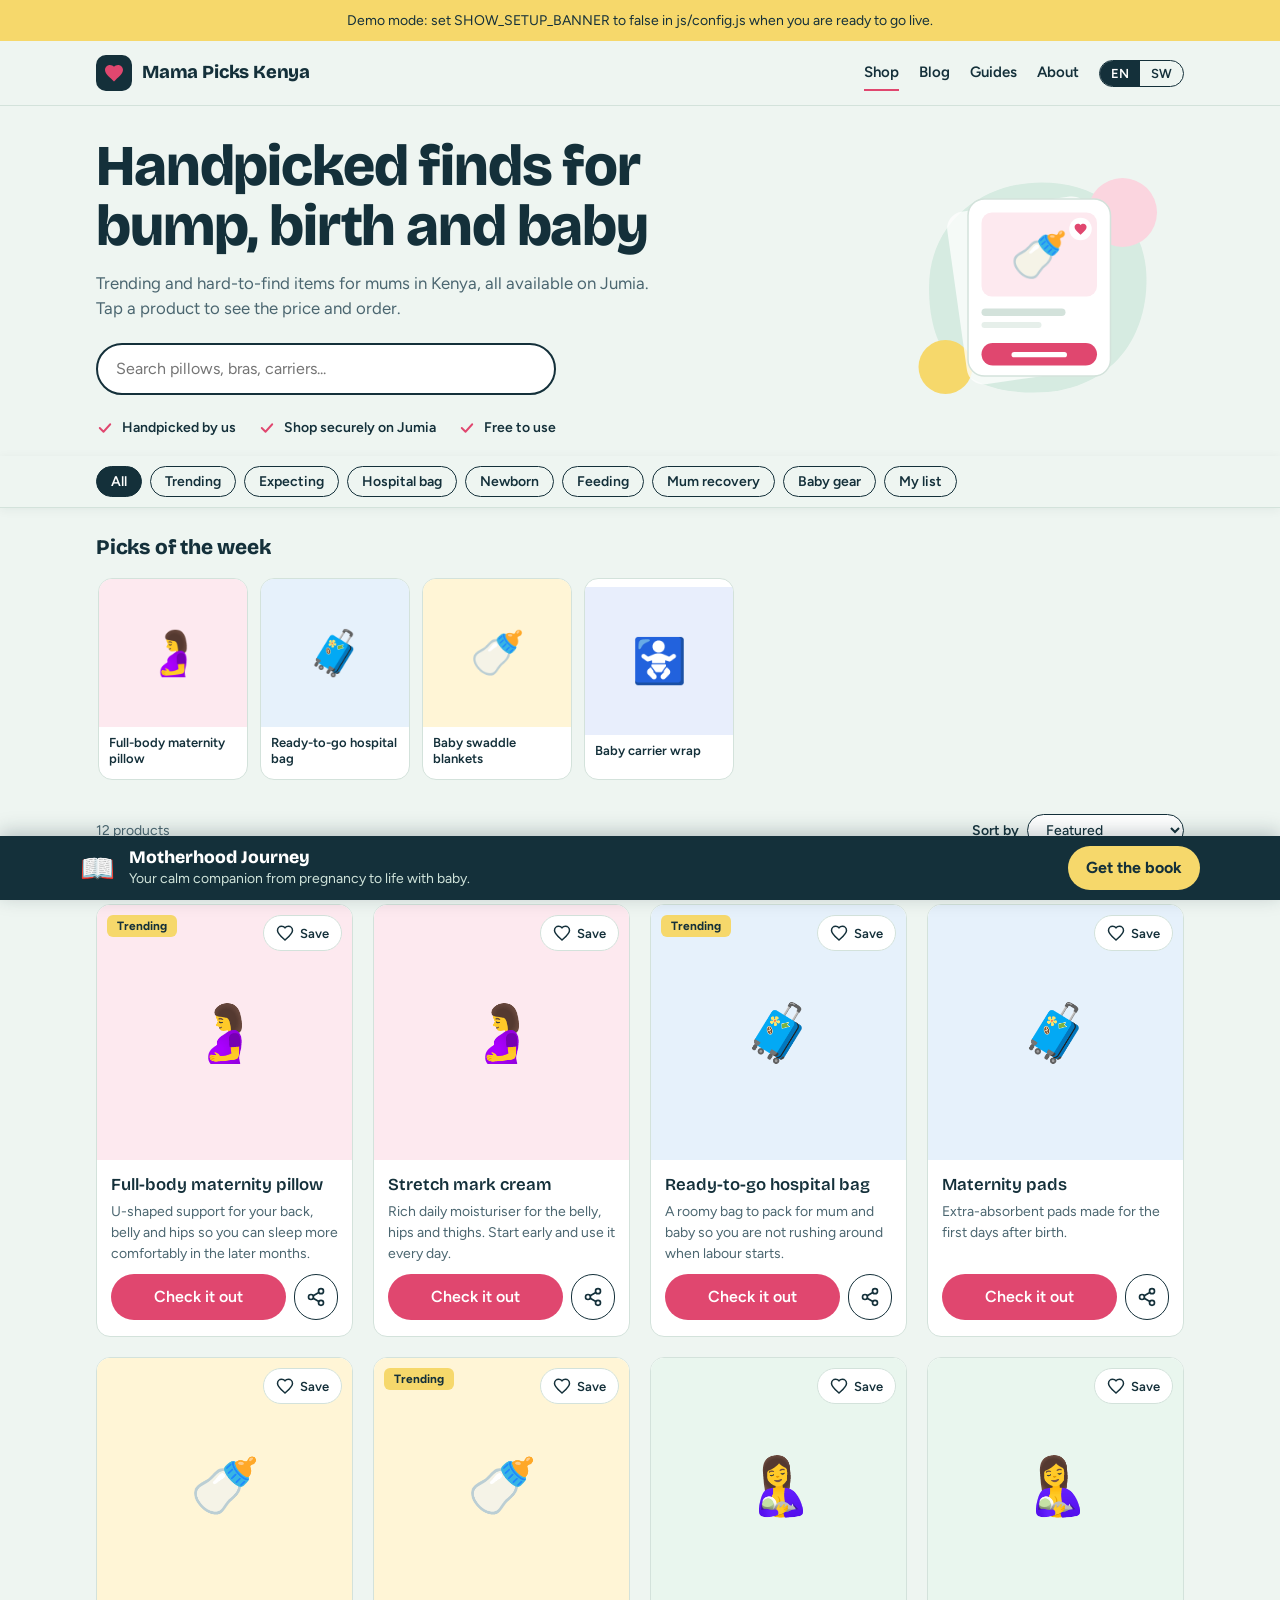
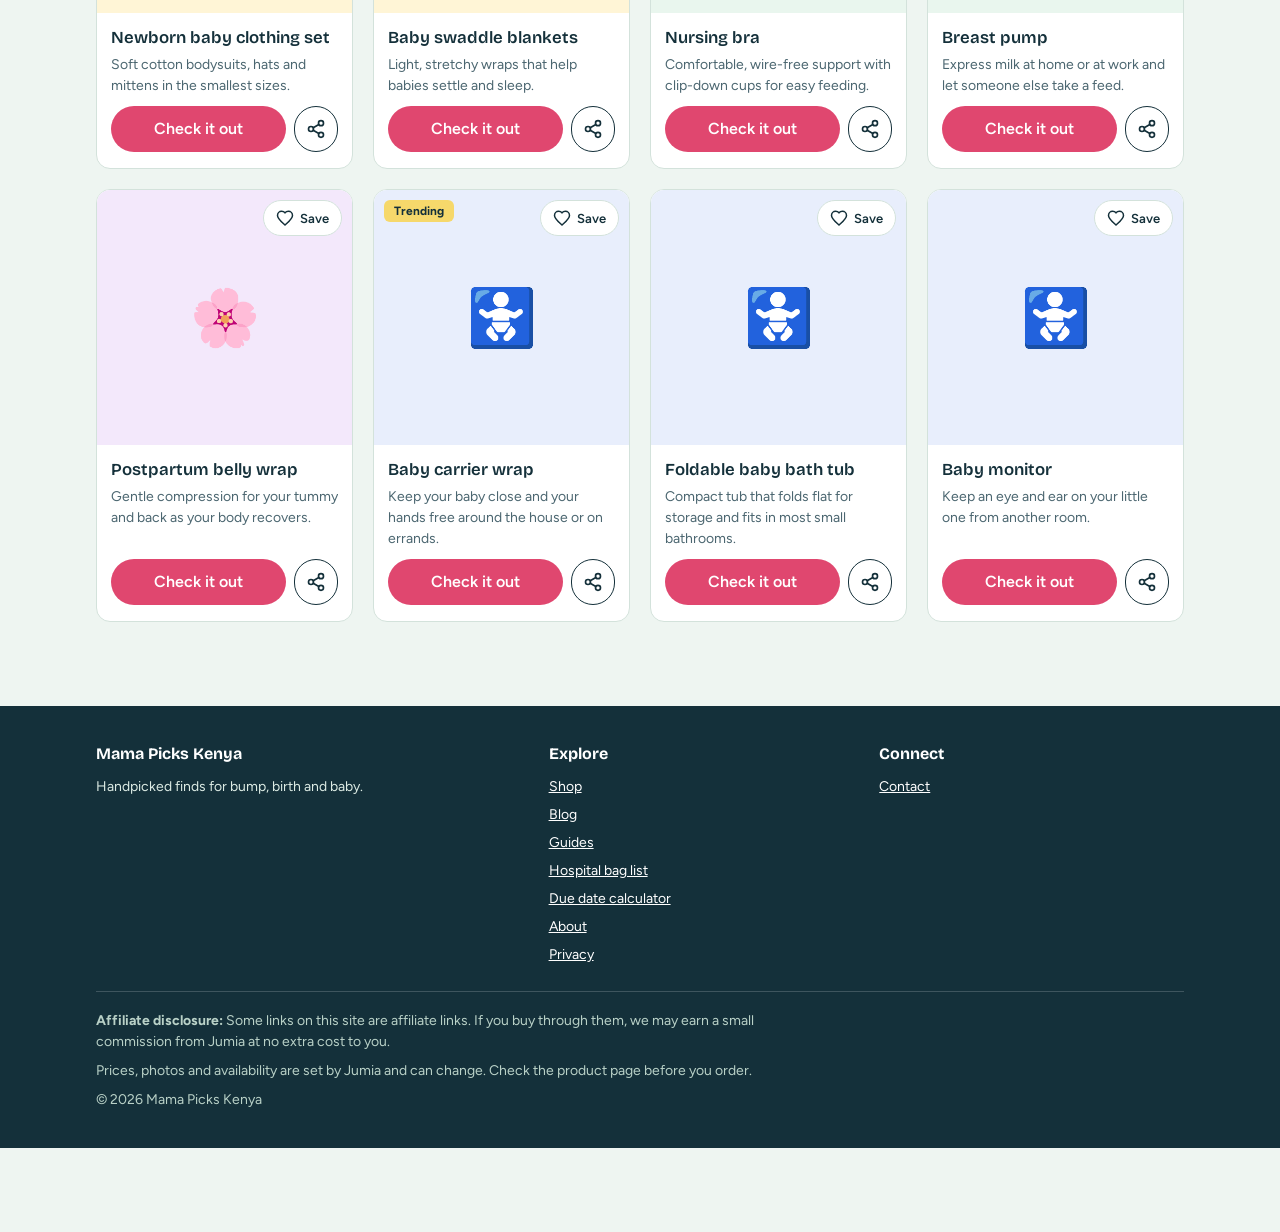
<file: index.html>
<!DOCTYPE html>
<html lang="en">
<head>
<meta charset="utf-8">
<meta name="viewport" content="width=device-width, initial-scale=1">
<title>Mama Picks Kenya | Pregnancy and baby finds from Jumia</title>
<meta name="description" content="Handpicked pregnancy, newborn and mum-care products from Jumia Kenya, with photos, short descriptions and direct links. Plus free guides, a hospital bag checklist and a due date calculator.">
<meta name="theme-color" content="#14303a">
<link rel="icon" href="favicon.svg" type="image/svg+xml">
<link rel="apple-touch-icon" href="images/apple-touch-icon.png">
<meta property="og:type" content="website">
<meta property="og:site_name" content="Mama Picks Kenya">
<meta property="og:title" content="Mama Picks Kenya | Pregnancy and baby finds from Jumia">
<meta property="og:description" content="Handpicked finds for bump, birth and baby, plus free guides and tools for mums in Kenya.">
<meta property="og:image" content="https://murumbaron.github.io/mamaspick/images/og-image.png">
<meta property="og:image:width" content="1200">
<meta property="og:image:height" content="630">
<meta name="twitter:card" content="summary_large_image">
<link rel="preconnect" href="https://fonts.googleapis.com">
<link rel="preconnect" href="https://fonts.gstatic.com" crossorigin>
<link href="https://fonts.googleapis.com/css2?family=Bricolage+Grotesque:opsz,wght@12..96,600;12..96,800&family=Figtree:wght@400;500;600&display=swap" rel="stylesheet">
<link rel="stylesheet" href="css/styles.css">
</head>
<body data-page="home">

<div id="site-header"></div>

<header class="hero">
  <div class="wrap hero-grid">
    <div>
      <h1 data-t>Handpicked finds for bump, birth and baby</h1>
      <p class="lede" data-t>Trending and hard-to-find items for mums in Kenya, all available on Jumia. Tap a product to see the price and order.</p>
      <label class="search">
        <span class="sr-only">Search products</span>
        <input type="search" id="q" data-t-placeholder="Search pillows, bras, carriers..." placeholder="Search pillows, bras, carriers..." autocomplete="off">
      </label>
      <ul class="trust">
        <li><svg viewBox="0 0 24 24" fill="none" stroke="currentColor" stroke-width="2.5" stroke-linecap="round" stroke-linejoin="round" aria-hidden="true"><path d="M5 12l5 5 9-10"/></svg><span data-t>Handpicked by us</span></li>
        <li><svg viewBox="0 0 24 24" fill="none" stroke="currentColor" stroke-width="2.5" stroke-linecap="round" stroke-linejoin="round" aria-hidden="true"><path d="M5 12l5 5 9-10"/></svg><span data-t>Shop securely on Jumia</span></li>
        <li><svg viewBox="0 0 24 24" fill="none" stroke="currentColor" stroke-width="2.5" stroke-linecap="round" stroke-linejoin="round" aria-hidden="true"><path d="M5 12l5 5 9-10"/></svg><span data-t>Free to use</span></li>
      </ul>
    </div>

    <div class="hero-art" aria-hidden="true">
      <svg viewBox="0 0 400 340" xmlns="http://www.w3.org/2000/svg">
        <path d="M60 170c0-86 70-140 150-140s140 50 140 130-50 150-150 150S60 256 60 170z" fill="#d6ebe1"/>
        <circle cx="318" cy="70" r="46" fill="#fbd5df"/>
        <circle cx="82" cy="276" r="36" fill="#f6d86b"/>
        <g transform="rotate(-8 190 170)"><rect x="96" y="58" width="190" height="232" rx="22" fill="#ffffff" opacity="0.75"/></g>
        <rect x="112" y="52" width="190" height="236" rx="22" fill="#ffffff" stroke="#d3e2db" stroke-width="2"/>
        <rect x="130" y="70" width="154" height="112" rx="14" fill="#fde9ef"/>
        <text x="207" y="148" font-size="62" text-anchor="middle">🍼</text>
        <circle cx="262" cy="92" r="15" fill="#ffffff"/>
        <path transform="translate(252.5 82.5) scale(.8)" fill="#e0476f" d="M12 21.35l-1.45-1.32C5.4 15.36 2 12.28 2 8.5 2 5.42 4.42 3 7.5 3c1.74 0 3.41.81 4.5 2.09C13.09 3.81 14.76 3 16.5 3 19.58 3 22 5.42 22 8.5c0 3.78-3.4 6.86-8.55 11.54L12 21.35z"/>
        <rect x="130" y="198" width="112" height="10" rx="5" fill="#d3e2db"/>
        <rect x="130" y="216" width="80" height="8" rx="4" fill="#e6efea"/>
        <rect x="130" y="244" width="154" height="30" rx="15" fill="#e0476f"/>
        <rect x="170" y="256" width="74" height="7" rx="3.5" fill="#ffffff"/>
      </svg>
    </div>
  </div>
</header>

<div class="categories-bar">
  <div class="categories" id="categories" role="group" aria-label="Filter by category"></div>
</div>

<main>
  <div class="wrap">
    <section class="picks" id="picks" hidden aria-labelledby="picksTitle">
      <h2 id="picksTitle" data-t>Picks of the week</h2>
      <div class="strip" id="strip"></div>
    </section>

    <div class="notice" id="notice" hidden></div>

    <div class="toolbar">
      <p class="count" id="count" aria-live="polite"></p>
      <label class="sort"><span data-t>Sort by</span>
        <select id="sort">
          <option value="featured">Featured</option>
          <option value="newest">Newest</option>
          <option value="price-asc">Price: low to high</option>
          <option value="price-desc">Price: high to low</option>
        </select>
      </label>
    </div>
    <div class="budgets" id="budgets" role="group" aria-label="Filter by price"></div>

    <div class="grid" id="grid"></div>
    <div class="empty" id="empty" hidden></div>

    <section class="latest" id="latestPosts" hidden aria-labelledby="latestTitle">
      <div class="latest-head">
        <h2 id="latestTitle" data-t>From the blog</h2>
        <a href="blog.html" data-t>See all posts</a>
      </div>
      <div class="post-grid" id="latestGrid"></div>
    </section>
  </div>
</main>

<div id="site-footer"></div>

<aside class="ad-rail left" id="adLeft" aria-label="Advertisement"></aside>
<aside class="ad-rail right" id="adRight" aria-label="Advertisement"></aside>

<script src="js/config.js"></script>
<script src="js/products.js"></script>
<script src="js/features.js"></script>
<script src="js/shared.js"></script>
<script src="js/app.js"></script>
</body>
</html>
</file>
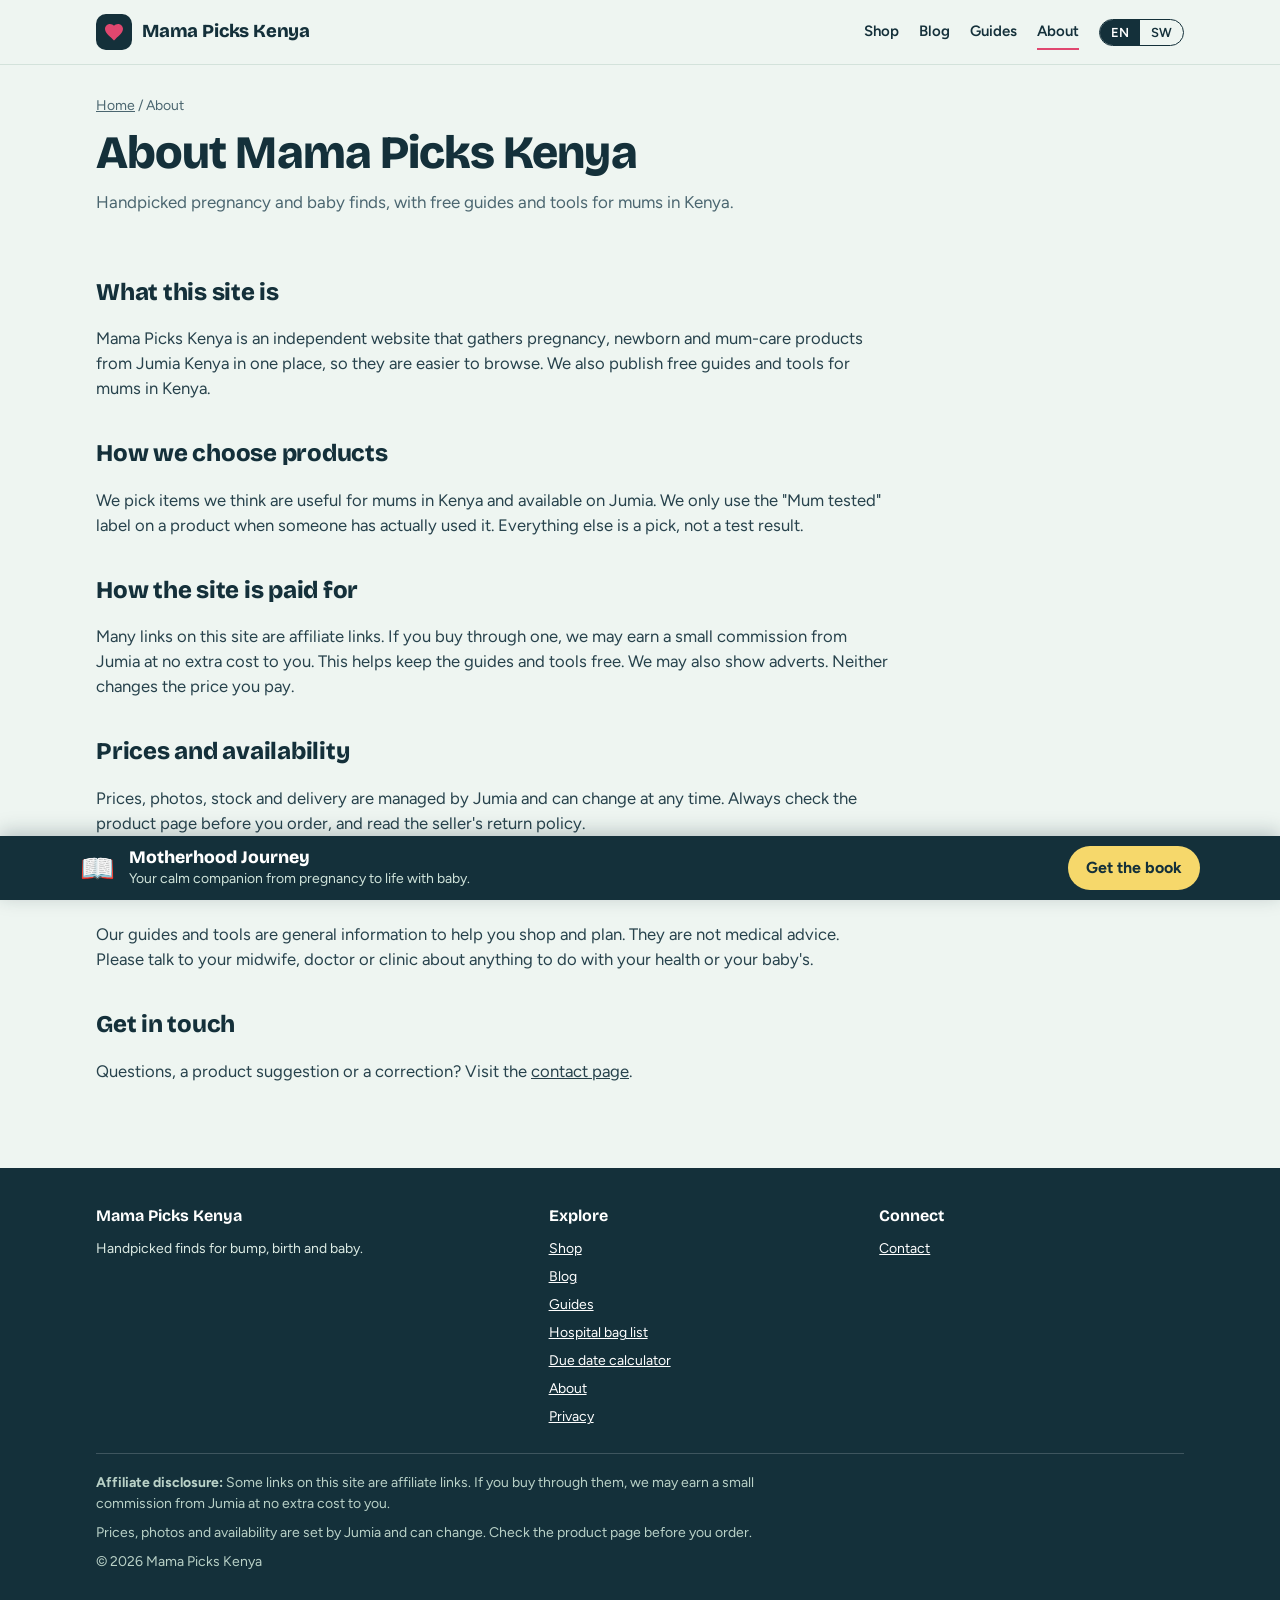
<file: about.html>
<!DOCTYPE html>
<html lang="en">
<head>
<meta charset="utf-8">
<meta name="viewport" content="width=device-width, initial-scale=1">
<title>About | Mama Picks Kenya</title>
<meta name="description" content="About Mama Picks Kenya: an independent site gathering pregnancy, newborn and mum-care products from Jumia Kenya in one place.">
<meta name="theme-color" content="#14303a">
<link rel="icon" href="favicon.svg" type="image/svg+xml">
<link rel="apple-touch-icon" href="images/apple-touch-icon.png">
<meta property="og:type" content="article">
<meta property="og:site_name" content="Mama Picks Kenya">
<meta property="og:title" content="About">
<meta property="og:description" content="About Mama Picks Kenya: an independent site gathering pregnancy, newborn and mum-care products from Jumia Kenya in one place.">
<meta property="og:image" content="https://murumbaron.github.io/mamaspick/images/og-image.png">
<meta property="og:image:width" content="1200">
<meta property="og:image:height" content="630">
<meta name="twitter:card" content="summary_large_image">
<link rel="preconnect" href="https://fonts.googleapis.com">
<link rel="preconnect" href="https://fonts.gstatic.com" crossorigin>
<link href="https://fonts.googleapis.com/css2?family=Bricolage+Grotesque:opsz,wght@12..96,600;12..96,800&family=Figtree:wght@400;500;600&display=swap" rel="stylesheet">
<link rel="stylesheet" href="css/styles.css">
</head>
<body data-page="about">

<div id="site-header"></div>

<header class="page-hero">
  <div class="wrap">
    <p class="crumbs"><a href="index.html">Home</a> / About</p>
    <h1>About Mama Picks Kenya</h1>
    <p class="lede">Handpicked pregnancy and baby finds, with free guides and tools for mums in Kenya.</p>
  </div>
</header>

<main class="page-body">
  <div class="wrap">
    <article class="prose">
      <h2>What this site is</h2>
      <p>Mama Picks Kenya is an independent website that gathers pregnancy, newborn and mum-care products from Jumia Kenya in one place, so they are easier to browse. We also publish free guides and tools for mums in Kenya.</p>

      <h2>How we choose products</h2>
      <p>We pick items we think are useful for mums in Kenya and available on Jumia. We only use the "Mum tested" label on a product when someone has actually used it. Everything else is a pick, not a test result.</p>

      <h2>How the site is paid for</h2>
      <p>Many links on this site are affiliate links. If you buy through one, we may earn a small commission from Jumia at no extra cost to you. This helps keep the guides and tools free. We may also show adverts. Neither changes the price you pay.</p>

      <h2>Prices and availability</h2>
      <p>Prices, photos, stock and delivery are managed by Jumia and can change at any time. Always check the product page before you order, and read the seller's return policy.</p>

      <h2>Health information</h2>
      <p>Our guides and tools are general information to help you shop and plan. They are not medical advice. Please talk to your midwife, doctor or clinic about anything to do with your health or your baby's.</p>

      <h2>Get in touch</h2>
      <p>Questions, a product suggestion or a correction? Visit the <a href="contact.html">contact page</a>.</p>
    </article>
  </div>
</main>

<div id="site-footer"></div>

<script src="js/config.js"></script>
<script src="js/features.js"></script>
<script src="js/shared.js"></script>
</body>
</html>
</file>
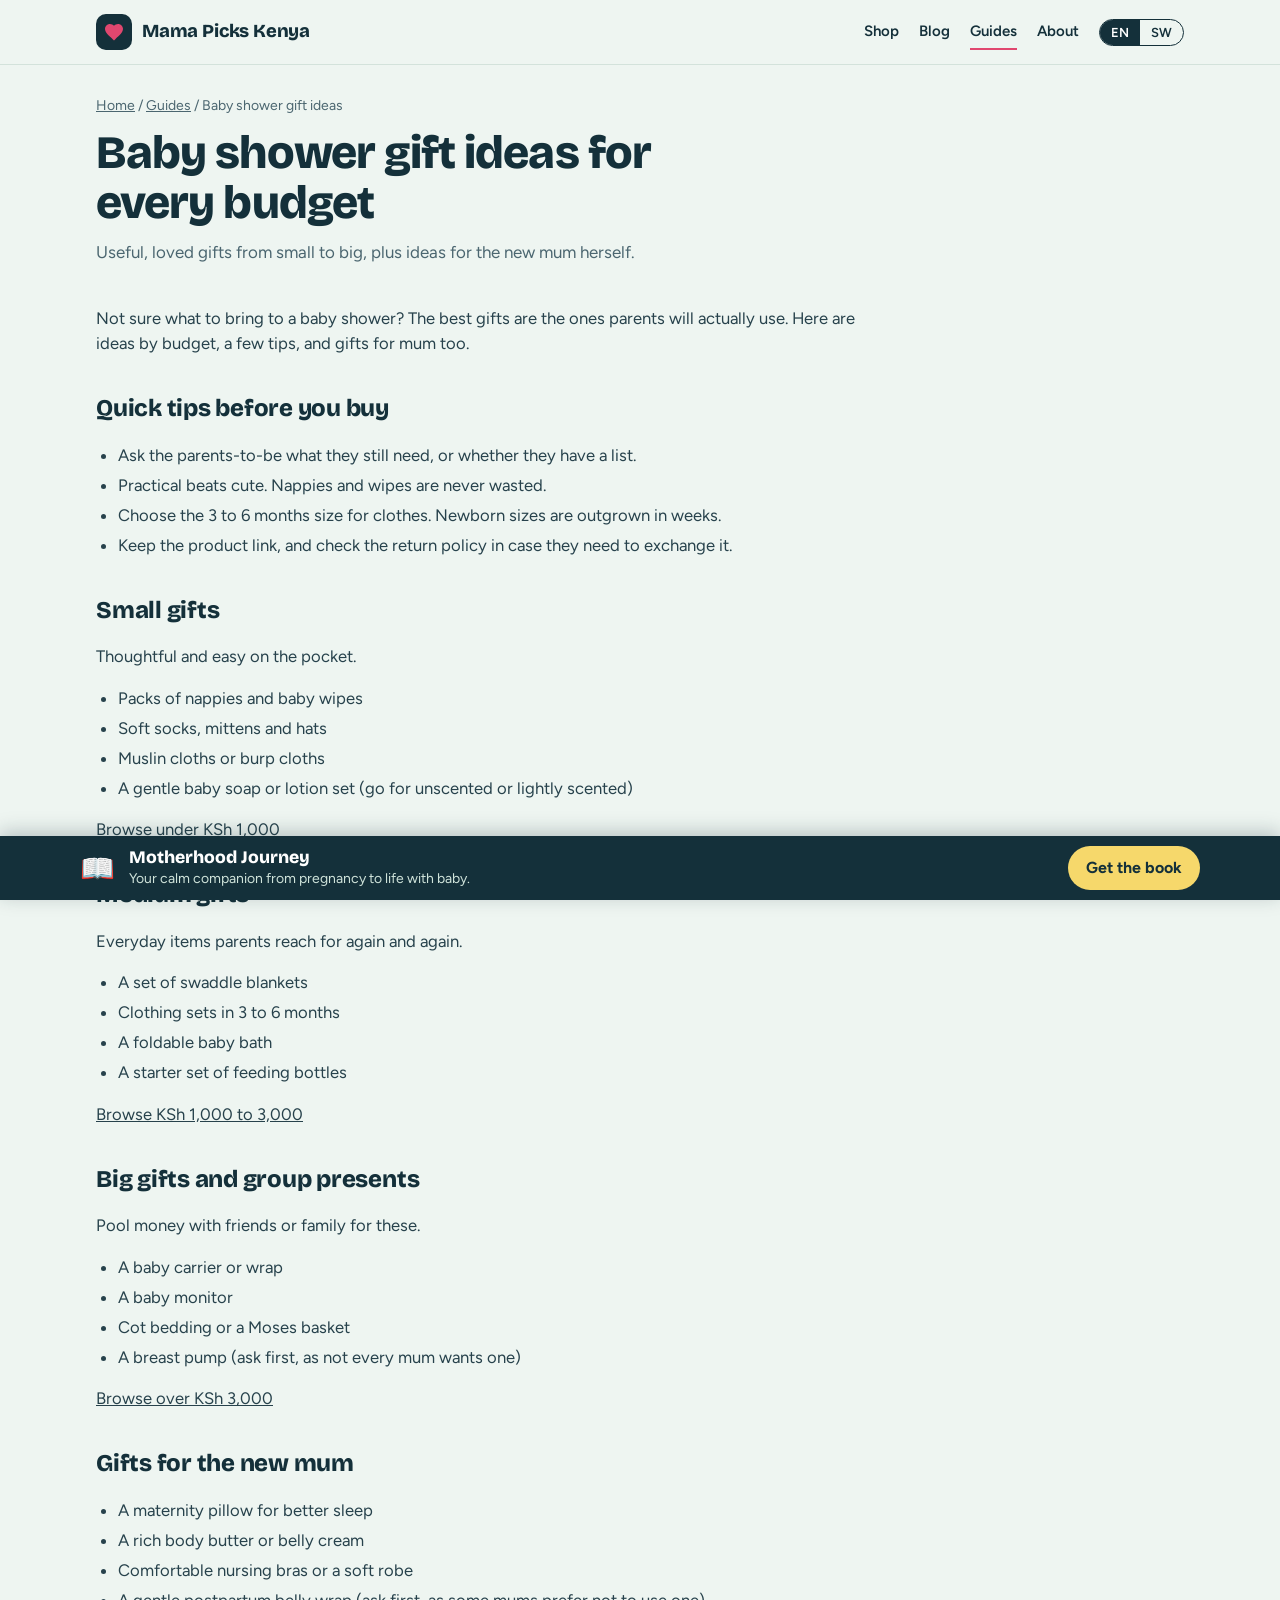
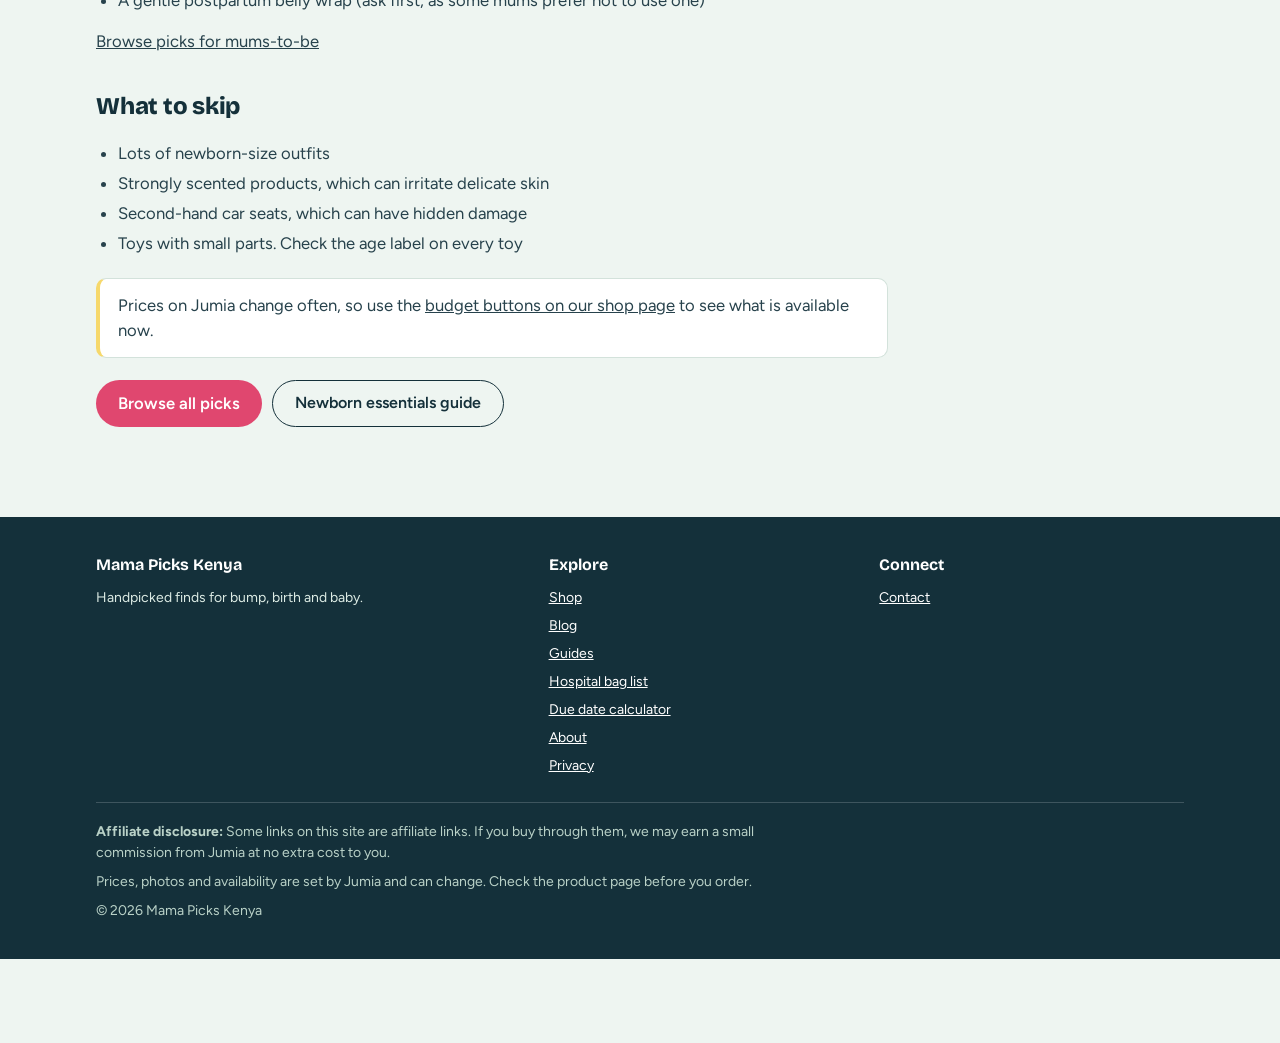
<file: baby-shower-gift-guide.html>
<!DOCTYPE html>
<html lang="en">
<head>
<meta charset="utf-8">
<meta name="viewport" content="width=device-width, initial-scale=1">
<title>Baby shower gift ideas for every budget | Mama Picks Kenya</title>
<meta name="description" content="Baby shower gift ideas for every budget in Kenya, from small useful gifts to group presents, plus ideas for the new mum.">
<meta name="theme-color" content="#14303a">
<link rel="icon" href="favicon.svg" type="image/svg+xml">
<link rel="apple-touch-icon" href="images/apple-touch-icon.png">
<meta property="og:type" content="article">
<meta property="og:site_name" content="Mama Picks Kenya">
<meta property="og:title" content="Baby shower gift ideas for every budget">
<meta property="og:description" content="Baby shower gift ideas for every budget in Kenya, from small useful gifts to group presents, plus ideas for the new mum.">
<meta property="og:image" content="https://murumbaron.github.io/mamaspick/images/og-image.png">
<meta property="og:image:width" content="1200">
<meta property="og:image:height" content="630">
<meta name="twitter:card" content="summary_large_image">
<link rel="preconnect" href="https://fonts.googleapis.com">
<link rel="preconnect" href="https://fonts.gstatic.com" crossorigin>
<link href="https://fonts.googleapis.com/css2?family=Bricolage+Grotesque:opsz,wght@12..96,600;12..96,800&family=Figtree:wght@400;500;600&display=swap" rel="stylesheet">
<link rel="stylesheet" href="css/styles.css">
<script type="application/ld+json">
{
  "@context": "https://schema.org",
  "@type": "Article",
  "headline": "Baby shower gift ideas for every budget",
  "description": "Baby shower gift ideas for every budget in Kenya.",
  "image": "https://murumbaron.github.io/mamaspick/images/og-image.png",
  "dateModified": "2026-10-03",
  "datePublished": "2026-10-03",
  "author": {
    "@type": "Organization",
    "name": "Mama Picks Kenya"
  },
  "publisher": {
    "@type": "Organization",
    "name": "Mama Picks Kenya"
  },
  "mainEntityOfPage": "https://murumbaron.github.io/mamaspick/baby-shower-gift-guide.html"
}
</script>
</head>
<body data-page="baby-shower-gift-guide">

<div id="site-header"></div>

<header class="page-hero">
  <div class="wrap">
    <p class="crumbs"><a href="index.html">Home</a> / <a href="guides.html">Guides</a> / Baby shower gift ideas</p>
    <h1>Baby shower gift ideas for every budget</h1>
    <p class="lede">Useful, loved gifts from small to big, plus ideas for the new mum herself.</p>
  </div>
</header>

<main class="page-body">
  <div class="wrap">
    <article class="prose">
      <p>Not sure what to bring to a baby shower? The best gifts are the ones parents will actually use. Here are ideas by budget, a few tips, and gifts for mum too.</p>

      <h2>Quick tips before you buy</h2>
      <ul>
        <li>Ask the parents-to-be what they still need, or whether they have a list.</li>
        <li>Practical beats cute. Nappies and wipes are never wasted.</li>
        <li>Choose the 3 to 6 months size for clothes. Newborn sizes are outgrown in weeks.</li>
        <li>Keep the product link, and check the return policy in case they need to exchange it.</li>
      </ul>

      <h2>Small gifts</h2>
      <p>Thoughtful and easy on the pocket.</p>
      <ul>
        <li>Packs of nappies and baby wipes</li>
        <li>Soft socks, mittens and hats</li>
        <li>Muslin cloths or burp cloths</li>
        <li>A gentle baby soap or lotion set (go for unscented or lightly scented)</li>
      </ul>
      <p><a href="index.html?budget=0">Browse under KSh 1,000</a></p>

      <h2>Medium gifts</h2>
      <p>Everyday items parents reach for again and again.</p>
      <ul>
        <li>A set of swaddle blankets</li>
        <li>Clothing sets in 3 to 6 months</li>
        <li>A foldable baby bath</li>
        <li>A starter set of feeding bottles</li>
      </ul>
      <p><a href="index.html?budget=1">Browse KSh 1,000 to 3,000</a></p>

      <h2>Big gifts and group presents</h2>
      <p>Pool money with friends or family for these.</p>
      <ul>
        <li>A baby carrier or wrap</li>
        <li>A baby monitor</li>
        <li>Cot bedding or a Moses basket</li>
        <li>A breast pump (ask first, as not every mum wants one)</li>
      </ul>
      <p><a href="index.html?budget=2">Browse over KSh 3,000</a></p>

      <h2>Gifts for the new mum</h2>
      <ul>
        <li>A maternity pillow for better sleep</li>
        <li>A rich body butter or belly cream</li>
        <li>Comfortable nursing bras or a soft robe</li>
        <li>A gentle postpartum belly wrap (ask first, as some mums prefer not to use one)</li>
      </ul>
      <p><a href="index.html?cat=expecting">Browse picks for mums-to-be</a></p>

      <h2>What to skip</h2>
      <ul>
        <li>Lots of newborn-size outfits</li>
        <li>Strongly scented products, which can irritate delicate skin</li>
        <li>Second-hand car seats, which can have hidden damage</li>
        <li>Toys with small parts. Check the age label on every toy</li>
      </ul>

      <div class="callout"><p>Prices on Jumia change often, so use the <a href="index.html">budget buttons on our shop page</a> to see what is available now.</p></div>
      <div class="cta-row"><a class="btn-solid" href="index.html">Browse all picks</a><a class="btn-outline" href="newborn-essentials-guide.html">Newborn essentials guide</a></div>
    </article>
  </div>
</main>

<div id="site-footer"></div>

<script src="js/config.js"></script>
<script src="js/features.js"></script>
<script src="js/shared.js"></script>
</body>
</html>
</file>
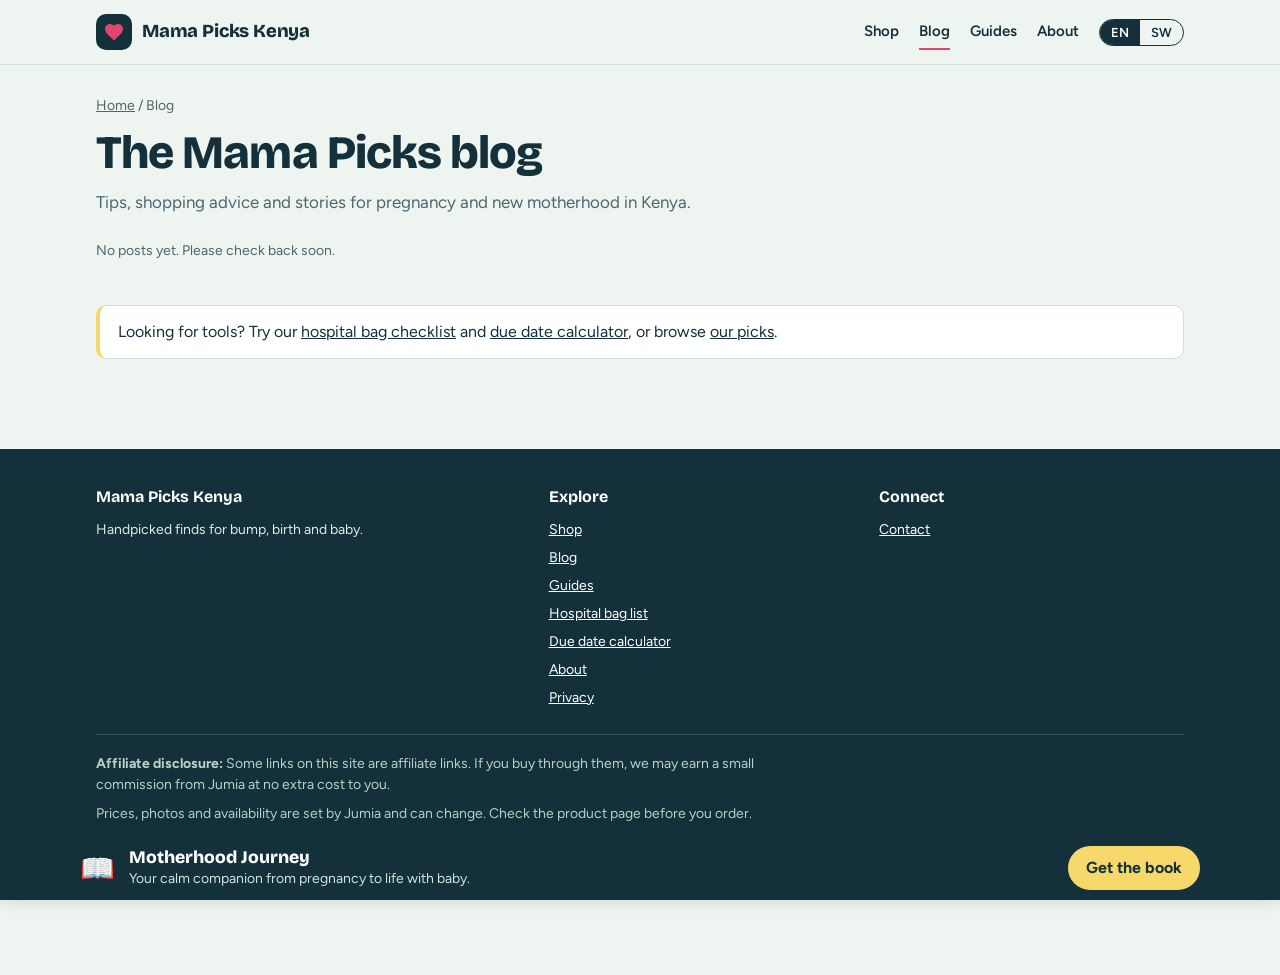
<file: blog.html>
<!DOCTYPE html>
<html lang="en">
<head>
<meta charset="utf-8">
<meta name="viewport" content="width=device-width, initial-scale=1">
<title>Blog | Mama Picks Kenya</title>
<meta name="description" content="Tips, shopping advice and stories for pregnancy and new motherhood in Kenya.">
<meta name="theme-color" content="#14303a">
<link rel="icon" href="favicon.svg" type="image/svg+xml">
<link rel="apple-touch-icon" href="images/apple-touch-icon.png">
<meta property="og:type" content="article">
<meta property="og:site_name" content="Mama Picks Kenya">
<meta property="og:title" content="Blog">
<meta property="og:description" content="Tips, shopping advice and stories for pregnancy and new motherhood in Kenya.">
<meta property="og:image" content="https://murumbaron.github.io/mamaspick/images/og-image.png">
<meta property="og:image:width" content="1200">
<meta property="og:image:height" content="630">
<meta name="twitter:card" content="summary_large_image">
<link rel="preconnect" href="https://fonts.googleapis.com">
<link rel="preconnect" href="https://fonts.gstatic.com" crossorigin>
<link href="https://fonts.googleapis.com/css2?family=Bricolage+Grotesque:opsz,wght@12..96,600;12..96,800&family=Figtree:wght@400;500;600&display=swap" rel="stylesheet">
<link rel="stylesheet" href="css/styles.css">
</head>
<body data-page="blog">

<div id="site-header"></div>

<header class="page-hero">
  <div class="wrap">
    <p class="crumbs"><a href="index.html">Home</a> / Blog</p>
    <h1>The Mama Picks blog</h1>
    <p class="lede">Tips, shopping advice and stories for pregnancy and new motherhood in Kenya.</p>
  </div>
</header>

<main class="page-body">
  <div class="wrap">
    <div class="blog-bar" id="blogCats" role="group" aria-label="Filter posts by category"></div>
    <p class="blog-status" id="blogStatus" aria-live="polite"></p>
    <div class="post-grid" id="blogGrid"></div>
    <button type="button" class="btn-outline load-more" id="blogMore" hidden>Load more</button>
    <div class="callout" style="margin-top:30px"><p>Looking for tools? Try our <a href="hospital-bag-checklist.html">hospital bag checklist</a> and <a href="due-date-calculator.html">due date calculator</a>, or browse <a href="index.html">our picks</a>.</p></div>
  </div>
</main>

<div id="site-footer"></div>

<script src="js/config.js"></script>
<script src="js/features.js"></script>
<script src="js/shared.js"></script>
<script src="js/blog.js"></script>
</body>
</html>
</file>
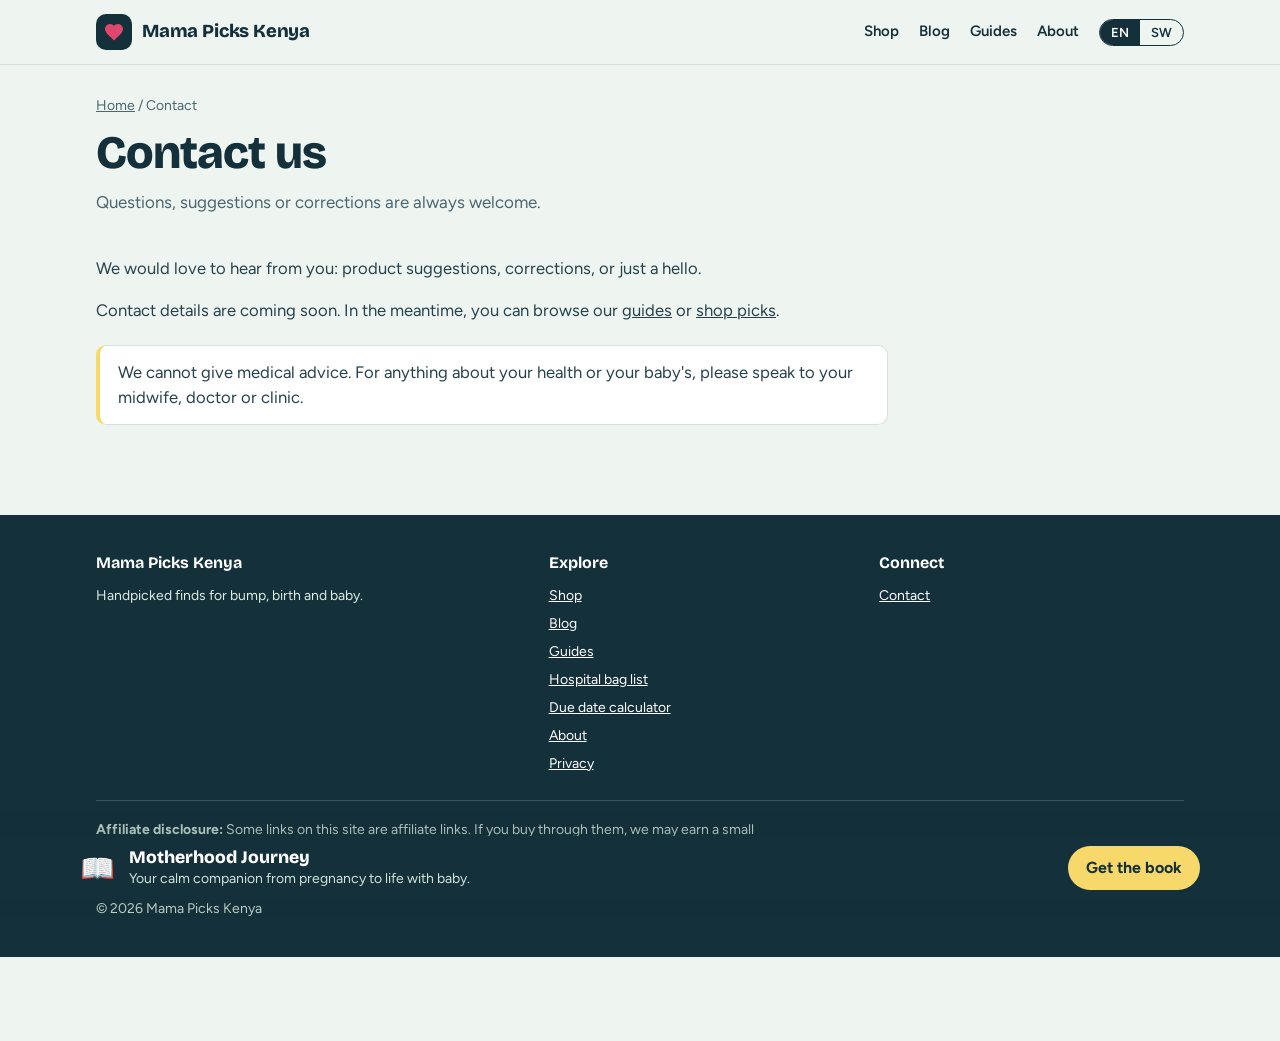
<file: contact.html>
<!DOCTYPE html>
<html lang="en">
<head>
<meta charset="utf-8">
<meta name="viewport" content="width=device-width, initial-scale=1">
<title>Contact | Mama Picks Kenya</title>
<meta name="description" content="Contact Mama Picks Kenya with questions, product suggestions or corrections.">
<meta name="theme-color" content="#14303a">
<link rel="icon" href="favicon.svg" type="image/svg+xml">
<link rel="apple-touch-icon" href="images/apple-touch-icon.png">
<meta property="og:type" content="article">
<meta property="og:site_name" content="Mama Picks Kenya">
<meta property="og:title" content="Contact">
<meta property="og:description" content="Contact Mama Picks Kenya with questions, product suggestions or corrections.">
<meta property="og:image" content="https://murumbaron.github.io/mamaspick/images/og-image.png">
<meta property="og:image:width" content="1200">
<meta property="og:image:height" content="630">
<meta name="twitter:card" content="summary_large_image">
<link rel="preconnect" href="https://fonts.googleapis.com">
<link rel="preconnect" href="https://fonts.gstatic.com" crossorigin>
<link href="https://fonts.googleapis.com/css2?family=Bricolage+Grotesque:opsz,wght@12..96,600;12..96,800&family=Figtree:wght@400;500;600&display=swap" rel="stylesheet">
<link rel="stylesheet" href="css/styles.css">
</head>
<body data-page="contact">

<div id="site-header"></div>

<header class="page-hero">
  <div class="wrap">
    <p class="crumbs"><a href="index.html">Home</a> / Contact</p>
    <h1>Contact us</h1>
    <p class="lede">Questions, suggestions or corrections are always welcome.</p>
  </div>
</header>

<main class="page-body">
  <div class="wrap">
    <article class="prose">
      <p>We would love to hear from you: product suggestions, corrections, or just a hello.</p>
      <ul id="contactList"></ul>
      <p id="contactNone" hidden>Contact details are coming soon. In the meantime, you can browse our <a href="guides.html">guides</a> or <a href="index.html">shop picks</a>.</p>
      <div class="callout"><p>We cannot give medical advice. For anything about your health or your baby's, please speak to your midwife, doctor or clinic.</p></div>
    </article>
  </div>
</main>

<div id="site-footer"></div>

<script src="js/config.js"></script>
<script src="js/features.js"></script>
<script src="js/shared.js"></script>
<script>
(function () {
  var F = window.FEATURES || {}, esc = window.MP.esc, items = [];
  if (F.CONTACT_EMAIL) items.push('Email: <a href="mailto:' + esc(F.CONTACT_EMAIL) + '">' + esc(F.CONTACT_EMAIL) + '</a>');
  if (F.WHATSAPP_NUMBER) items.push('WhatsApp: <a href="https://wa.me/' + esc(F.WHATSAPP_NUMBER) + '" target="_blank" rel="noopener">Send us a message</a>');
  [["WhatsApp channel", F.WHATSAPP_CHANNEL], ["TikTok", F.TIKTOK], ["Instagram", F.INSTAGRAM], ["Facebook", F.FACEBOOK], ["YouTube", F.YOUTUBE]].forEach(function (s) {
    if (s[1]) items.push(esc(s[0]) + ': <a href="' + esc(s[1]) + '" target="_blank" rel="noopener">Follow us</a>');
  });
  var list = document.getElementById("contactList");
  list.innerHTML = items.map(function (i) { return "<li>" + i + "</li>"; }).join("");
  if (!items.length) document.getElementById("contactNone").hidden = false;
})();
</script>
</body>
</html>
</file>
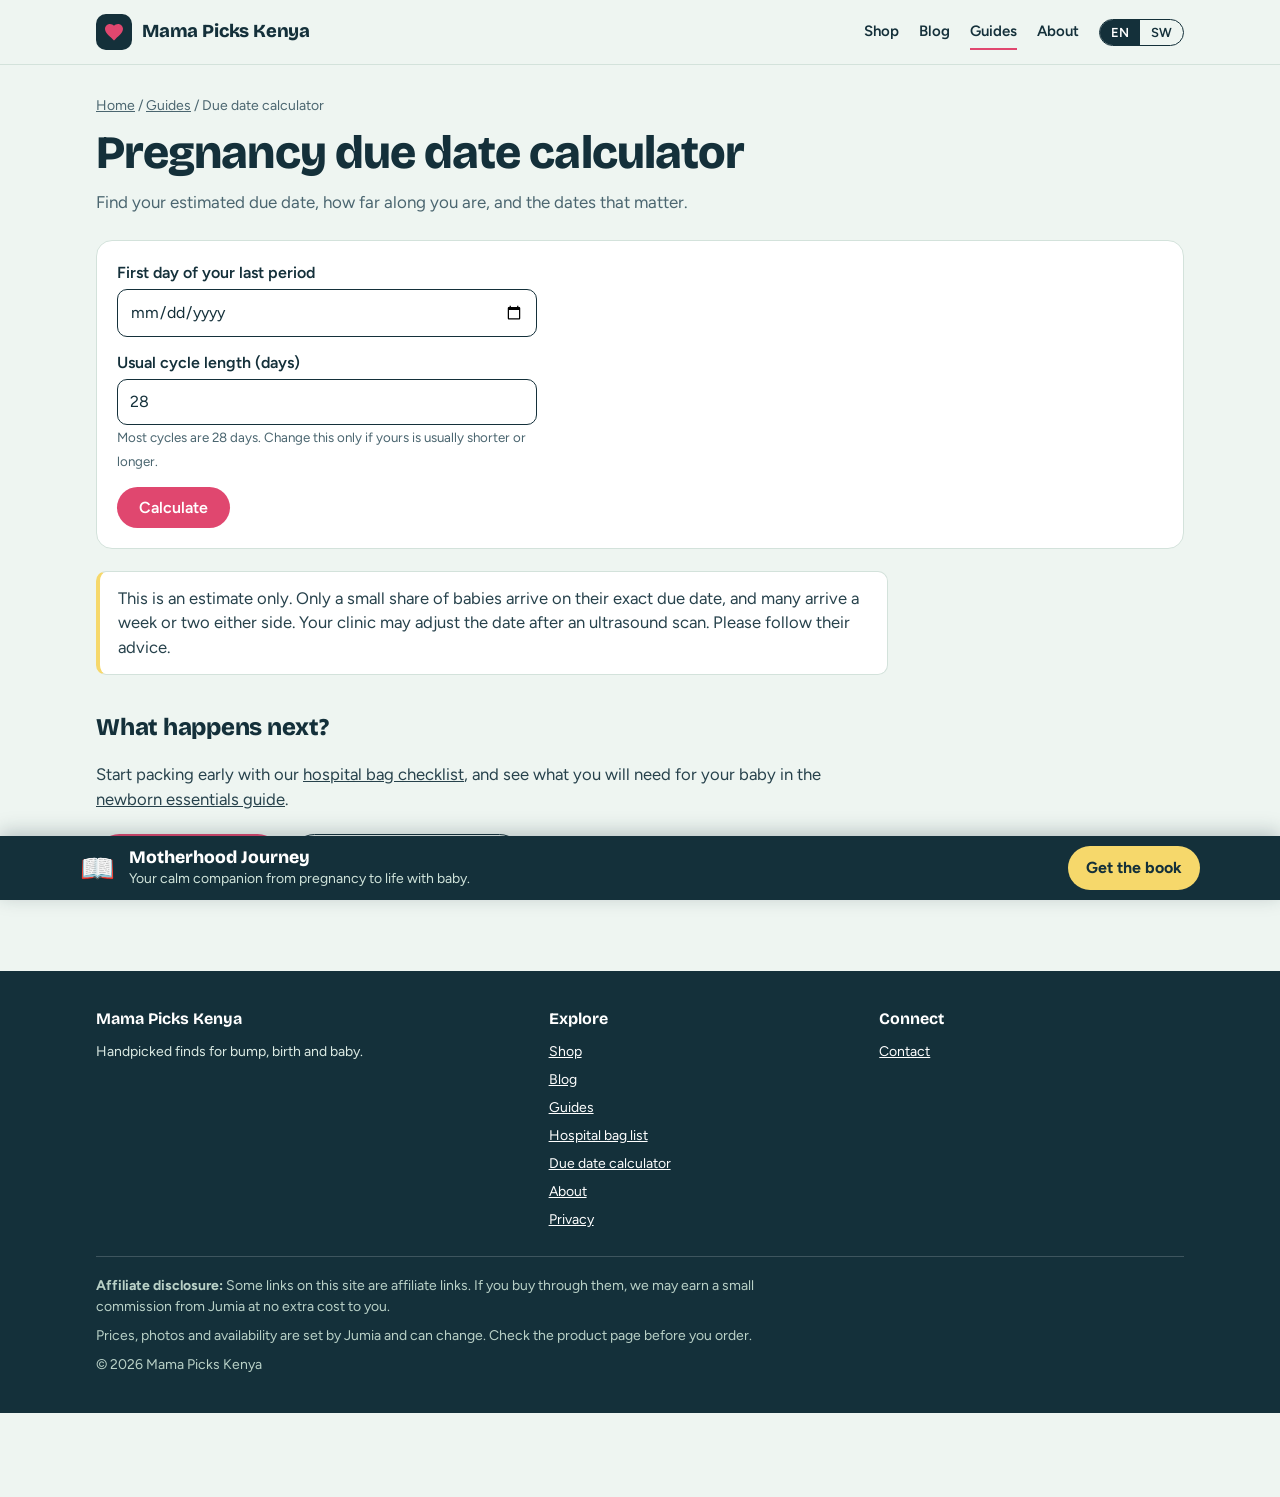
<file: due-date-calculator.html>
<!DOCTYPE html>
<html lang="en">
<head>
<meta charset="utf-8">
<meta name="viewport" content="width=device-width, initial-scale=1">
<title>Due date calculator | Mama Picks Kenya</title>
<meta name="description" content="Free pregnancy due date calculator. Enter the first day of your last period to see your estimated due date, current week, trimester and key dates.">
<meta name="theme-color" content="#14303a">
<link rel="icon" href="favicon.svg" type="image/svg+xml">
<link rel="apple-touch-icon" href="images/apple-touch-icon.png">
<meta property="og:type" content="article">
<meta property="og:site_name" content="Mama Picks Kenya">
<meta property="og:title" content="Due date calculator">
<meta property="og:description" content="Free pregnancy due date calculator. Enter the first day of your last period to see your estimated due date, current week, trimester and key dates.">
<meta property="og:image" content="https://murumbaron.github.io/mamaspick/images/og-image.png">
<meta property="og:image:width" content="1200">
<meta property="og:image:height" content="630">
<meta name="twitter:card" content="summary_large_image">
<link rel="preconnect" href="https://fonts.googleapis.com">
<link rel="preconnect" href="https://fonts.gstatic.com" crossorigin>
<link href="https://fonts.googleapis.com/css2?family=Bricolage+Grotesque:opsz,wght@12..96,600;12..96,800&family=Figtree:wght@400;500;600&display=swap" rel="stylesheet">
<link rel="stylesheet" href="css/styles.css">
<script type="application/ld+json">
{
  "@context": "https://schema.org",
  "@type": "Article",
  "headline": "Pregnancy due date calculator",
  "description": "Free due date calculator based on the first day of your last period.",
  "image": "https://murumbaron.github.io/mamaspick/images/og-image.png",
  "dateModified": "2026-10-03",
  "datePublished": "2026-10-03",
  "author": {
    "@type": "Organization",
    "name": "Mama Picks Kenya"
  },
  "publisher": {
    "@type": "Organization",
    "name": "Mama Picks Kenya"
  },
  "mainEntityOfPage": "https://murumbaron.github.io/mamaspick/due-date-calculator.html"
}
</script>
</head>
<body data-page="due-date-calculator">

<div id="site-header"></div>

<header class="page-hero">
  <div class="wrap">
    <p class="crumbs"><a href="index.html">Home</a> / <a href="guides.html">Guides</a> / Due date calculator</p>
    <h1>Pregnancy due date calculator</h1>
    <p class="lede">Find your estimated due date, how far along you are, and the dates that matter.</p>
  </div>
</header>

<main class="page-body">
  <div class="wrap">
    <div class="tool">
      <form class="calc-form" id="dueForm" novalidate>
        <div>
          <label for="lmp">First day of your last period</label>
          <input type="date" id="lmp" required>
        </div>
        <div>
          <label for="cycle">Usual cycle length (days)</label>
          <input type="number" id="cycle" min="21" max="45" value="28" inputmode="numeric">
          <small>Most cycles are 28 days. Change this only if yours is usually shorter or longer.</small>
        </div>
        <p class="error-text" id="dueError" role="alert" hidden></p>
        <div><button type="submit" class="btn-solid" style="border:0;cursor:pointer;font-size:1rem;font-family:var(--body)">Calculate</button></div>
      </form>

      <div class="result" id="dueResult" hidden aria-live="polite">
        <p class="sub">Your estimated due date</p>
        <p class="big" id="dueDate"></p>
        <p class="sub" id="dueNote"></p>
        <div class="stat-row">
          <div class="stat"><strong id="statWeeks">-</strong><span>Weeks pregnant</span></div>
          <div class="stat"><strong id="statTri">-</strong><span>Trimester</span></div>
          <div class="stat"><strong id="statLeft">-</strong><span>Days to go</span></div>
          <div class="stat"><strong id="statPct">-</strong><span>Of the way there</span></div>
        </div>
        <div>
          <h2 style="font-family:var(--display);font-size:1.2rem;margin:6px 0 10px">Key dates</h2>
          <ul class="timeline" id="dueTimeline"></ul>
        </div>
      </div>
    </div>

    <div class="prose">
      <div class="callout"><p>This is an estimate only. Only a small share of babies arrive on their exact due date, and many arrive a week or two either side. Your clinic may adjust the date after an ultrasound scan. Please follow their advice.</p></div>
      <h2>What happens next?</h2>
      <p>Start packing early with our <a href="hospital-bag-checklist.html">hospital bag checklist</a>, and see what you will need for your baby in the <a href="newborn-essentials-guide.html">newborn essentials guide</a>.</p>
      <div class="cta-row"><a class="btn-solid" href="index.html?cat=expecting">Shop for the bump</a><a class="btn-outline" href="hospital-bag-checklist.html">Open the hospital bag list</a></div>
    </div>
  </div>
</main>

<div id="site-footer"></div>

<script src="js/config.js"></script>
<script src="js/features.js"></script>
<script src="js/shared.js"></script>
<script src="js/due-date.js"></script>
</body>
</html>
</file>
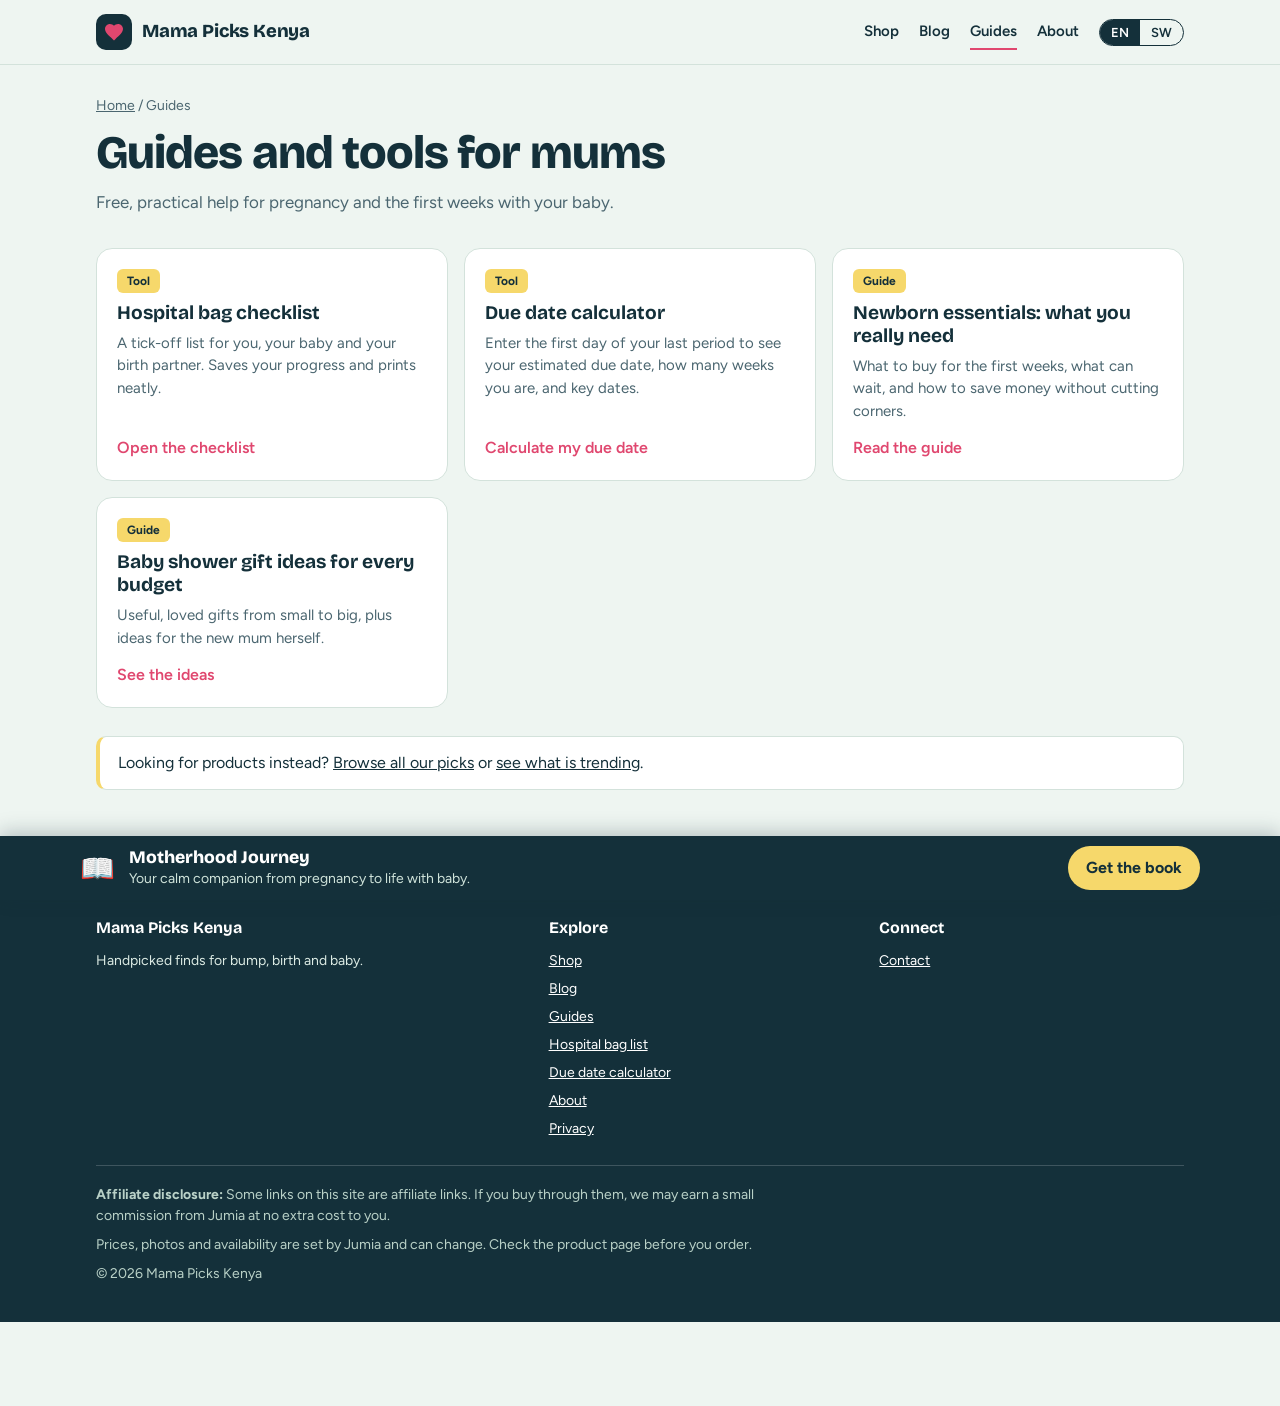
<file: guides.html>
<!DOCTYPE html>
<html lang="en">
<head>
<meta charset="utf-8">
<meta name="viewport" content="width=device-width, initial-scale=1">
<title>Guides and tools for mums in Kenya | Mama Picks Kenya</title>
<meta name="description" content="Free, practical guides and tools for pregnancy and new motherhood in Kenya: hospital bag checklist, due date calculator, newborn essentials and baby shower gift ideas.">
<meta name="theme-color" content="#14303a">
<link rel="icon" href="favicon.svg" type="image/svg+xml">
<link rel="apple-touch-icon" href="images/apple-touch-icon.png">
<meta property="og:type" content="article">
<meta property="og:site_name" content="Mama Picks Kenya">
<meta property="og:title" content="Guides and tools for mums in Kenya">
<meta property="og:description" content="Free, practical guides and tools for pregnancy and new motherhood in Kenya: hospital bag checklist, due date calculator, newborn essentials and baby shower gift ideas.">
<meta property="og:image" content="https://murumbaron.github.io/mamaspick/images/og-image.png">
<meta property="og:image:width" content="1200">
<meta property="og:image:height" content="630">
<meta name="twitter:card" content="summary_large_image">
<link rel="preconnect" href="https://fonts.googleapis.com">
<link rel="preconnect" href="https://fonts.gstatic.com" crossorigin>
<link href="https://fonts.googleapis.com/css2?family=Bricolage+Grotesque:opsz,wght@12..96,600;12..96,800&family=Figtree:wght@400;500;600&display=swap" rel="stylesheet">
<link rel="stylesheet" href="css/styles.css">
</head>
<body data-page="guides">

<div id="site-header"></div>

<header class="page-hero">
  <div class="wrap">
    <p class="crumbs"><a href="index.html">Home</a> / Guides</p>
    <h1>Guides and tools for mums</h1>
    <p class="lede">Free, practical help for pregnancy and the first weeks with your baby.</p>
  </div>
</header>

<main class="page-body">
  <div class="wrap">
    <div class="guide-grid">
      <a class="guide-card" href="hospital-bag-checklist.html">
        <span class="tag">Tool</span>
        <h2>Hospital bag checklist</h2>
        <p>A tick-off list for you, your baby and your birth partner. Saves your progress and prints neatly.</p>
        <span class="more">Open the checklist</span>
      </a>
      <a class="guide-card" href="due-date-calculator.html">
        <span class="tag">Tool</span>
        <h2>Due date calculator</h2>
        <p>Enter the first day of your last period to see your estimated due date, how many weeks you are, and key dates.</p>
        <span class="more">Calculate my due date</span>
      </a>
      <a class="guide-card" href="newborn-essentials-guide.html">
        <span class="tag">Guide</span>
        <h2>Newborn essentials: what you really need</h2>
        <p>What to buy for the first weeks, what can wait, and how to save money without cutting corners.</p>
        <span class="more">Read the guide</span>
      </a>
      <a class="guide-card" href="baby-shower-gift-guide.html">
        <span class="tag">Guide</span>
        <h2>Baby shower gift ideas for every budget</h2>
        <p>Useful, loved gifts from small to big, plus ideas for the new mum herself.</p>
        <span class="more">See the ideas</span>
      </a>
    </div>
    <div class="callout"><p>Looking for products instead? <a href="index.html">Browse all our picks</a> or <a href="index.html?cat=trending">see what is trending</a>.</p></div>
  </div>
</main>

<div id="site-footer"></div>

<script src="js/config.js"></script>
<script src="js/features.js"></script>
<script src="js/shared.js"></script>
</body>
</html>
</file>
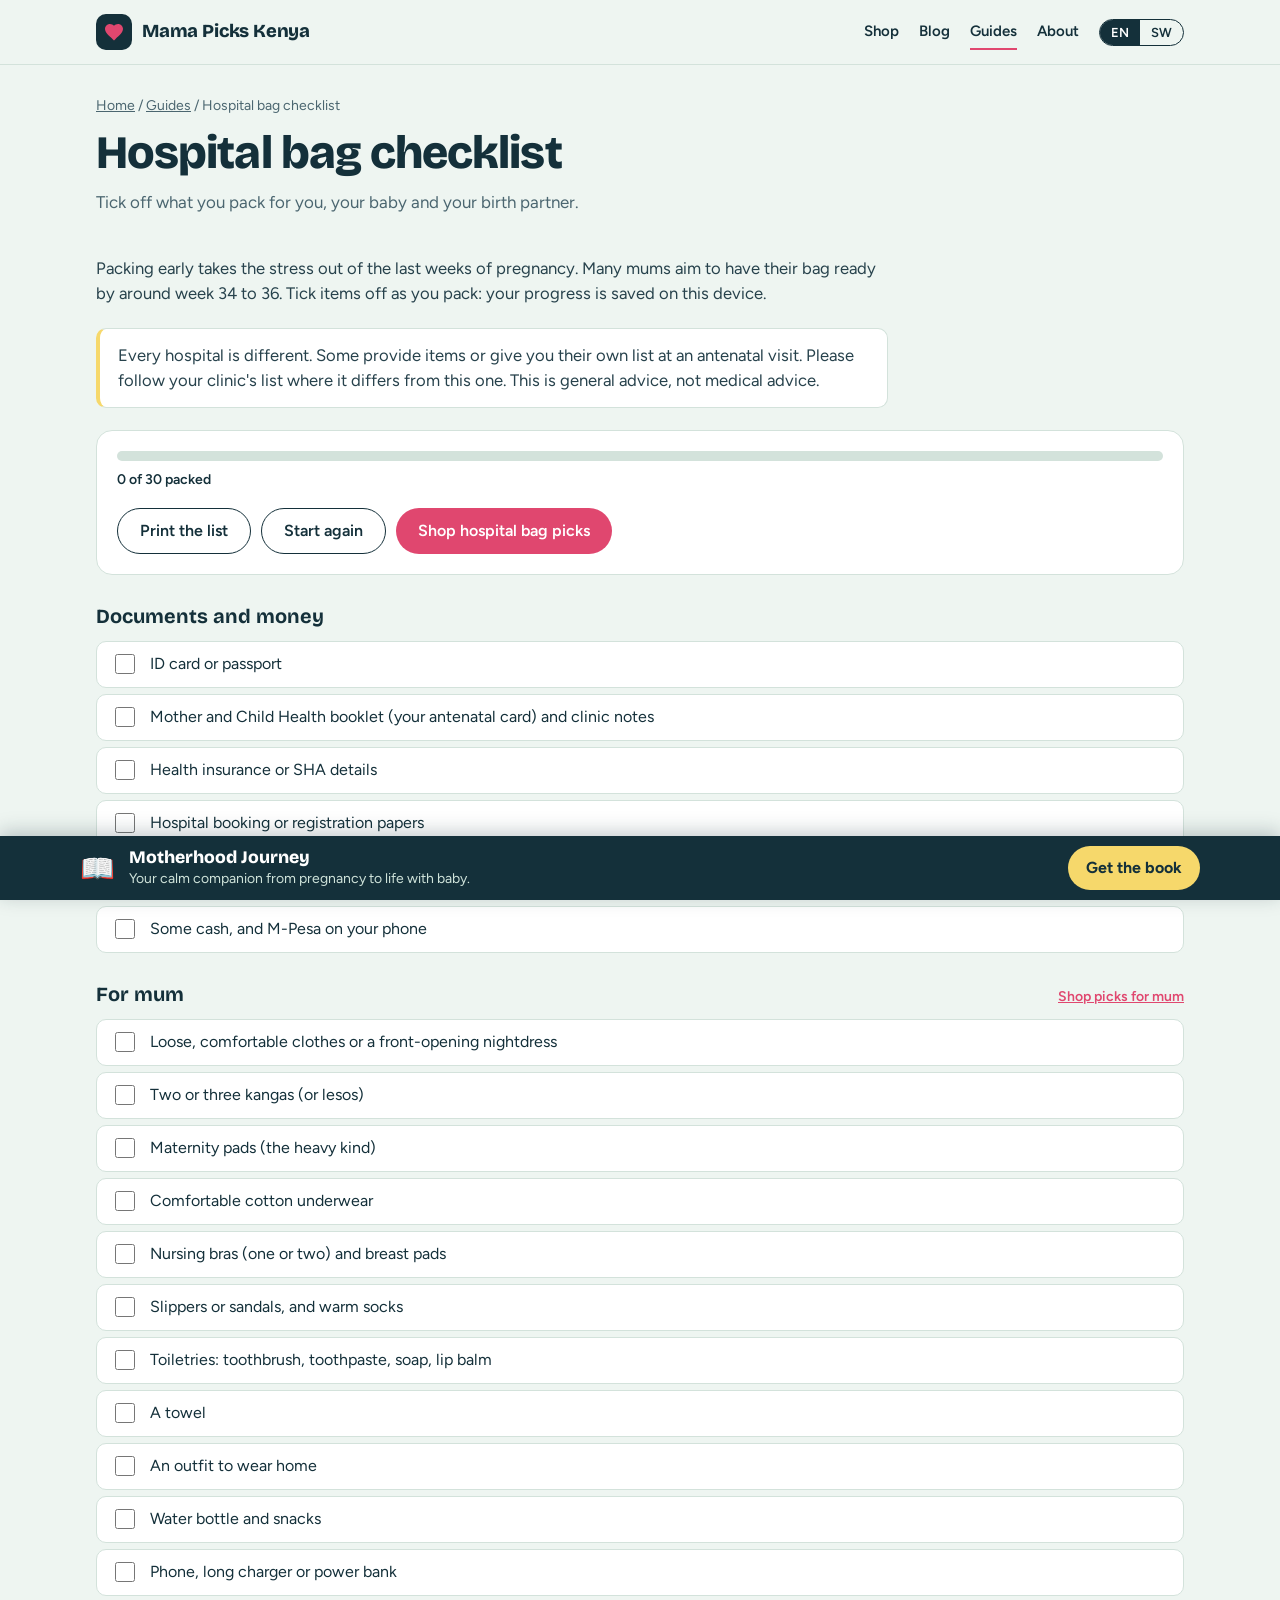
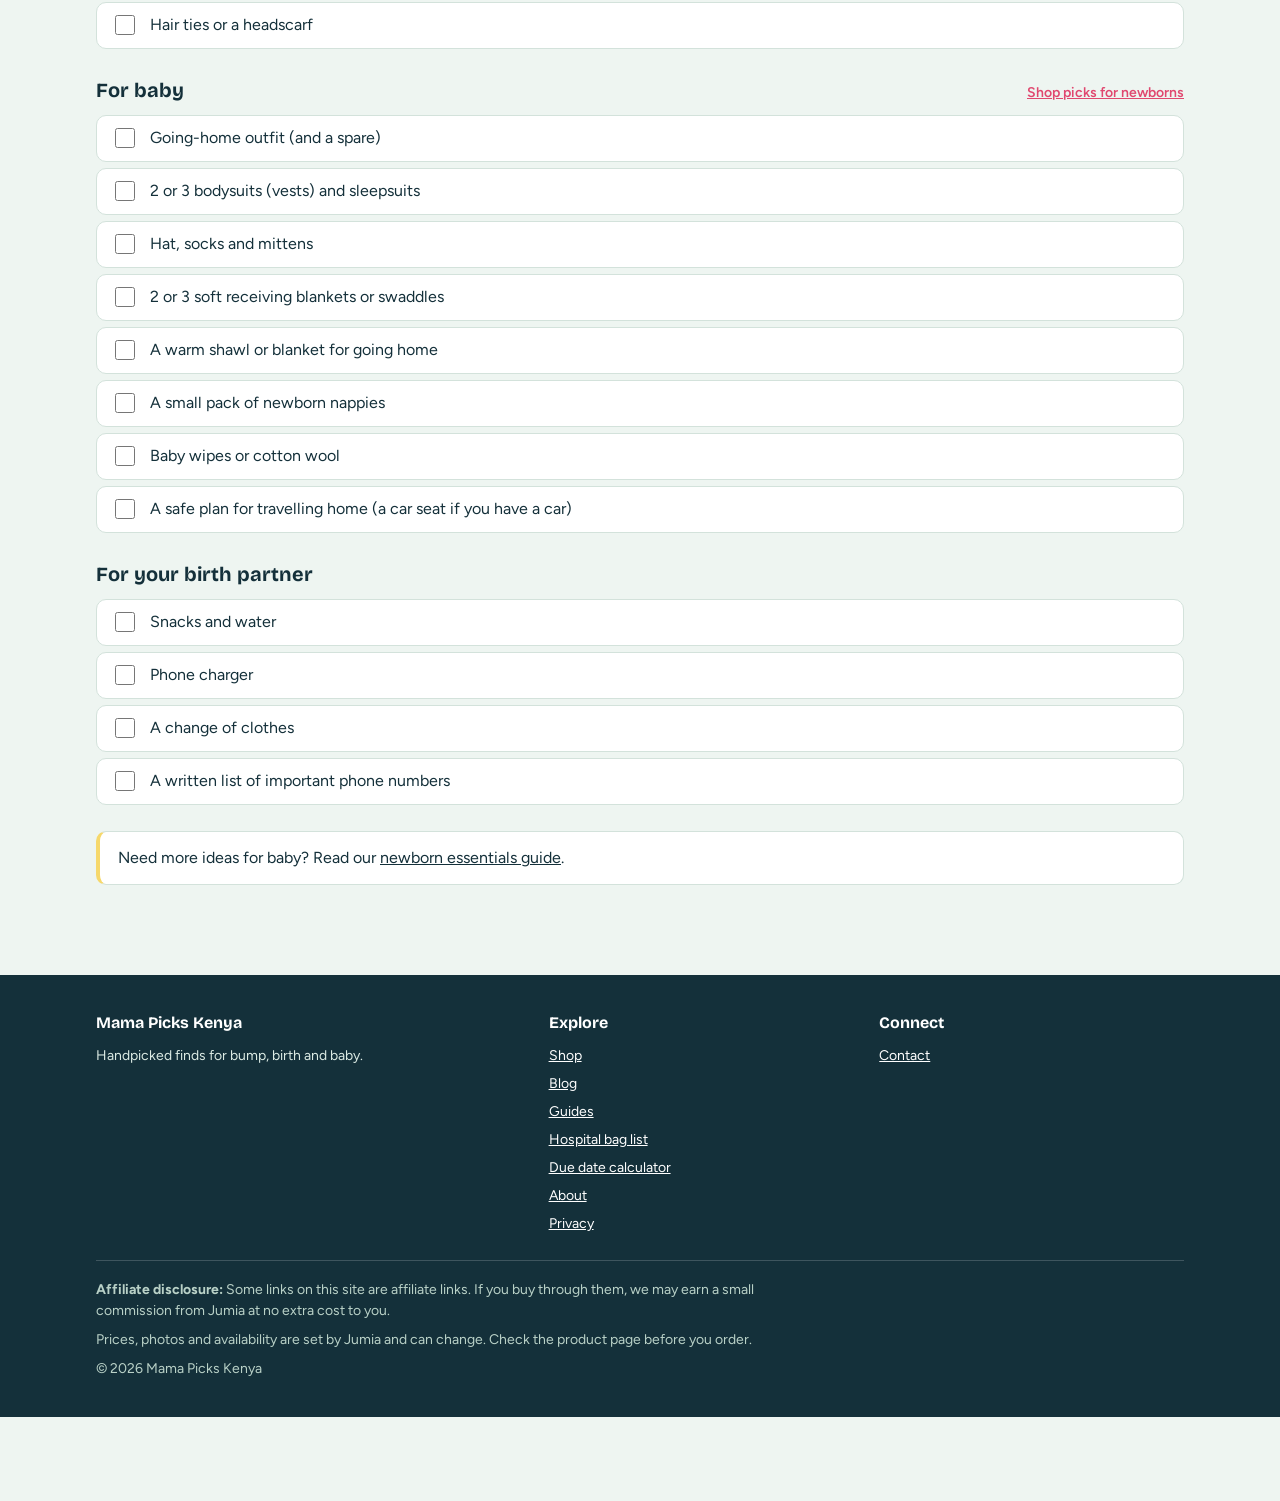
<file: hospital-bag-checklist.html>
<!DOCTYPE html>
<html lang="en">
<head>
<meta charset="utf-8">
<meta name="viewport" content="width=device-width, initial-scale=1">
<title>Hospital bag checklist for Kenyan mums | Mama Picks Kenya</title>
<meta name="description" content="A free tick-off hospital bag checklist for mum, baby and birth partner, made for mums in Kenya. Saves your progress and can be printed.">
<meta name="theme-color" content="#14303a">
<link rel="icon" href="favicon.svg" type="image/svg+xml">
<link rel="apple-touch-icon" href="images/apple-touch-icon.png">
<meta property="og:type" content="article">
<meta property="og:site_name" content="Mama Picks Kenya">
<meta property="og:title" content="Hospital bag checklist for Kenyan mums">
<meta property="og:description" content="A free tick-off hospital bag checklist for mum, baby and birth partner, made for mums in Kenya. Saves your progress and can be printed.">
<meta property="og:image" content="https://murumbaron.github.io/mamaspick/images/og-image.png">
<meta property="og:image:width" content="1200">
<meta property="og:image:height" content="630">
<meta name="twitter:card" content="summary_large_image">
<link rel="preconnect" href="https://fonts.googleapis.com">
<link rel="preconnect" href="https://fonts.gstatic.com" crossorigin>
<link href="https://fonts.googleapis.com/css2?family=Bricolage+Grotesque:opsz,wght@12..96,600;12..96,800&family=Figtree:wght@400;500;600&display=swap" rel="stylesheet">
<link rel="stylesheet" href="css/styles.css">
<script type="application/ld+json">
{
  "@context": "https://schema.org",
  "@type": "Article",
  "headline": "Hospital bag checklist for Kenyan mums",
  "description": "A free tick-off hospital bag checklist for mum, baby and birth partner.",
  "image": "https://murumbaron.github.io/mamaspick/images/og-image.png",
  "dateModified": "2026-10-03",
  "datePublished": "2026-10-03",
  "author": {
    "@type": "Organization",
    "name": "Mama Picks Kenya"
  },
  "publisher": {
    "@type": "Organization",
    "name": "Mama Picks Kenya"
  },
  "mainEntityOfPage": "https://murumbaron.github.io/mamaspick/hospital-bag-checklist.html"
}
</script>
</head>
<body data-page="hospital-bag-checklist">

<div id="site-header"></div>

<header class="page-hero">
  <div class="wrap">
    <p class="crumbs"><a href="index.html">Home</a> / <a href="guides.html">Guides</a> / Hospital bag checklist</p>
    <h1>Hospital bag checklist</h1>
    <p class="lede">Tick off what you pack for you, your baby and your birth partner.</p>
  </div>
</header>

<main class="page-body">
  <div class="wrap">
    <div class="prose">
      <p>Packing early takes the stress out of the last weeks of pregnancy. Many mums aim to have their bag ready by around week 34 to 36. Tick items off as you pack: your progress is saved on this device.</p>
      <div class="callout"><p>Every hospital is different. Some provide items or give you their own list at an antenatal visit. Please follow your clinic's list where it differs from this one. This is general advice, not medical advice.</p></div>
    </div>

    <div class="tool" style="margin-top:18px">
      <div class="progress" role="progressbar" aria-label="Packing progress" aria-valuemin="0" aria-valuemax="100" aria-valuenow="0" id="bagBar"><div id="bagFill"></div></div>
      <p class="progress-text" id="bagText" aria-live="polite"></p>
      <div class="tool-actions no-print">
        <button type="button" class="btn-outline" id="bagPrint">Print the list</button>
        <button type="button" class="btn-outline" id="bagReset">Start again</button>
        <a class="btn-solid" href="index.html?cat=hospital">Shop hospital bag picks</a>
      </div>
    </div>

    <div id="bagLists"></div>

    <div class="callout"><p>Need more ideas for baby? Read our <a href="newborn-essentials-guide.html">newborn essentials guide</a>.</p></div>
  </div>
</main>

<div id="site-footer"></div>

<script src="js/config.js"></script>
<script src="js/features.js"></script>
<script src="js/shared.js"></script>
<script src="js/hospital-bag.js"></script>
</body>
</html>
</file>
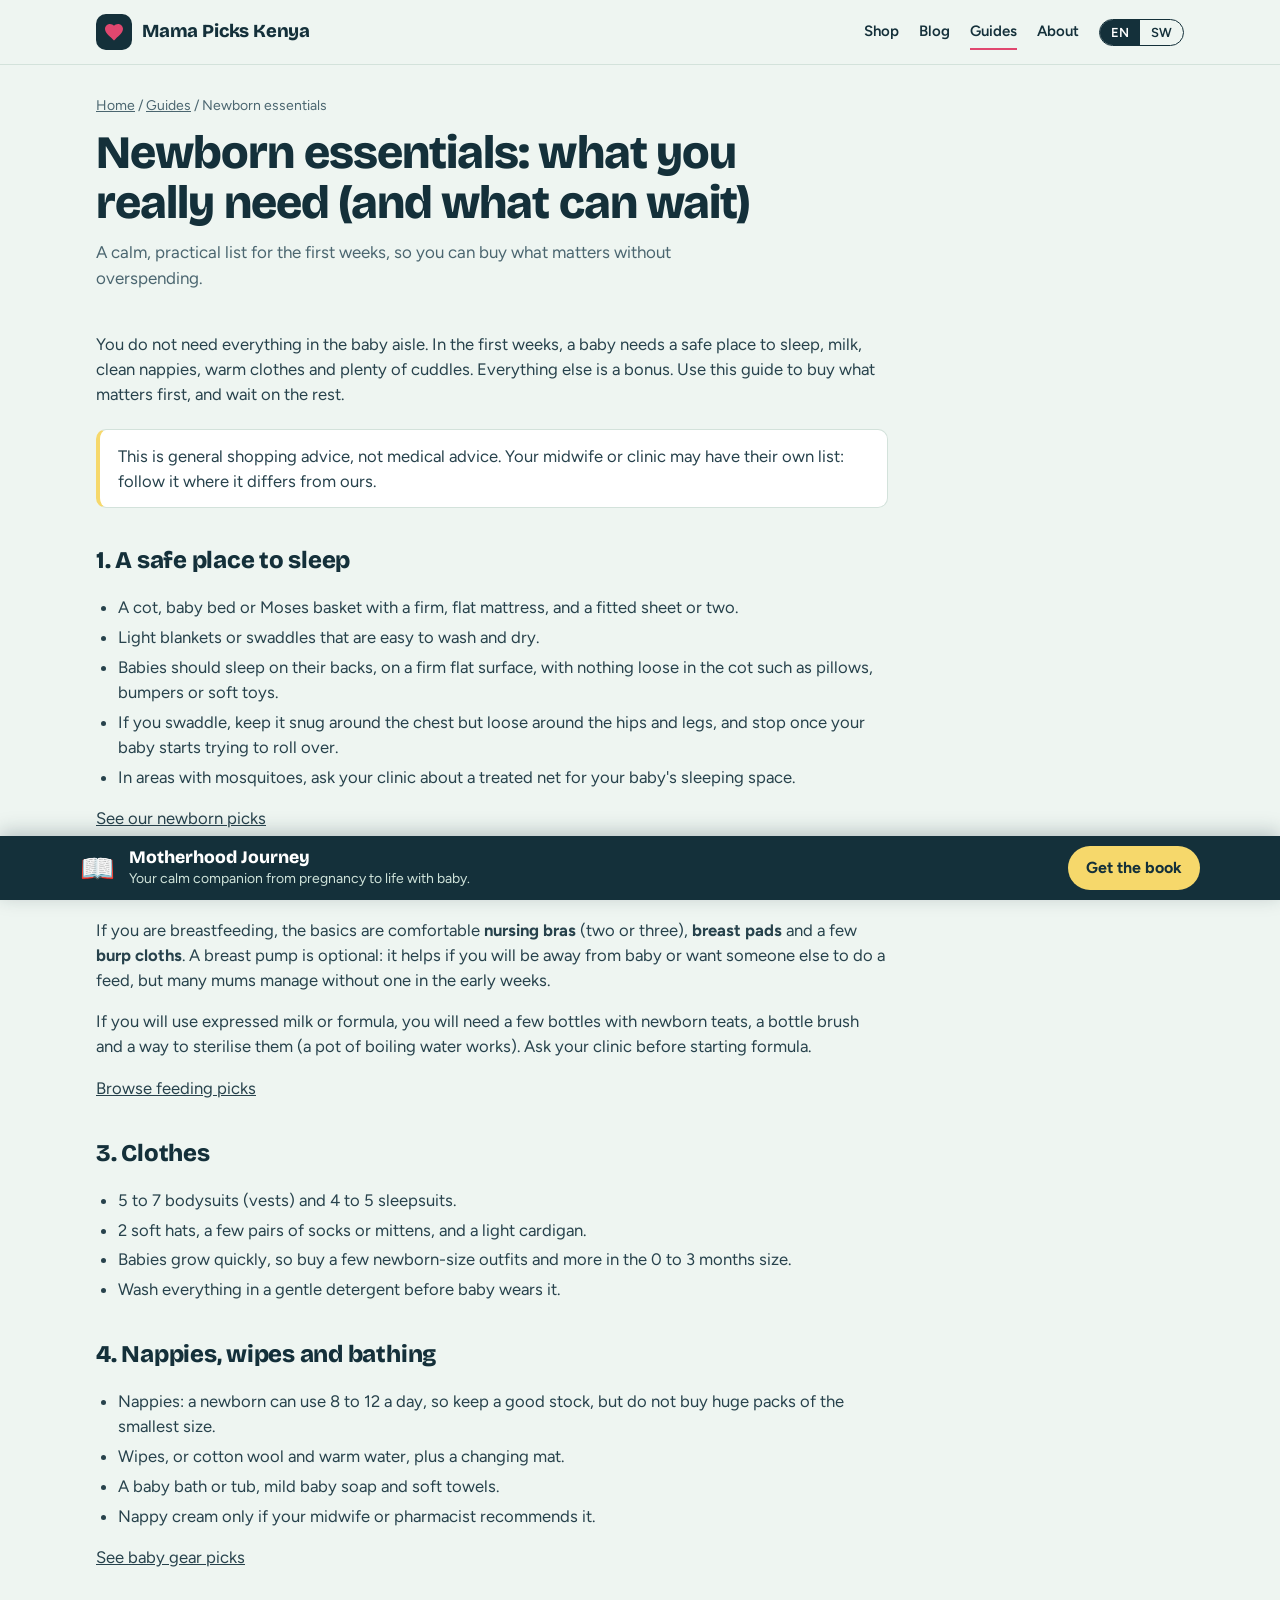
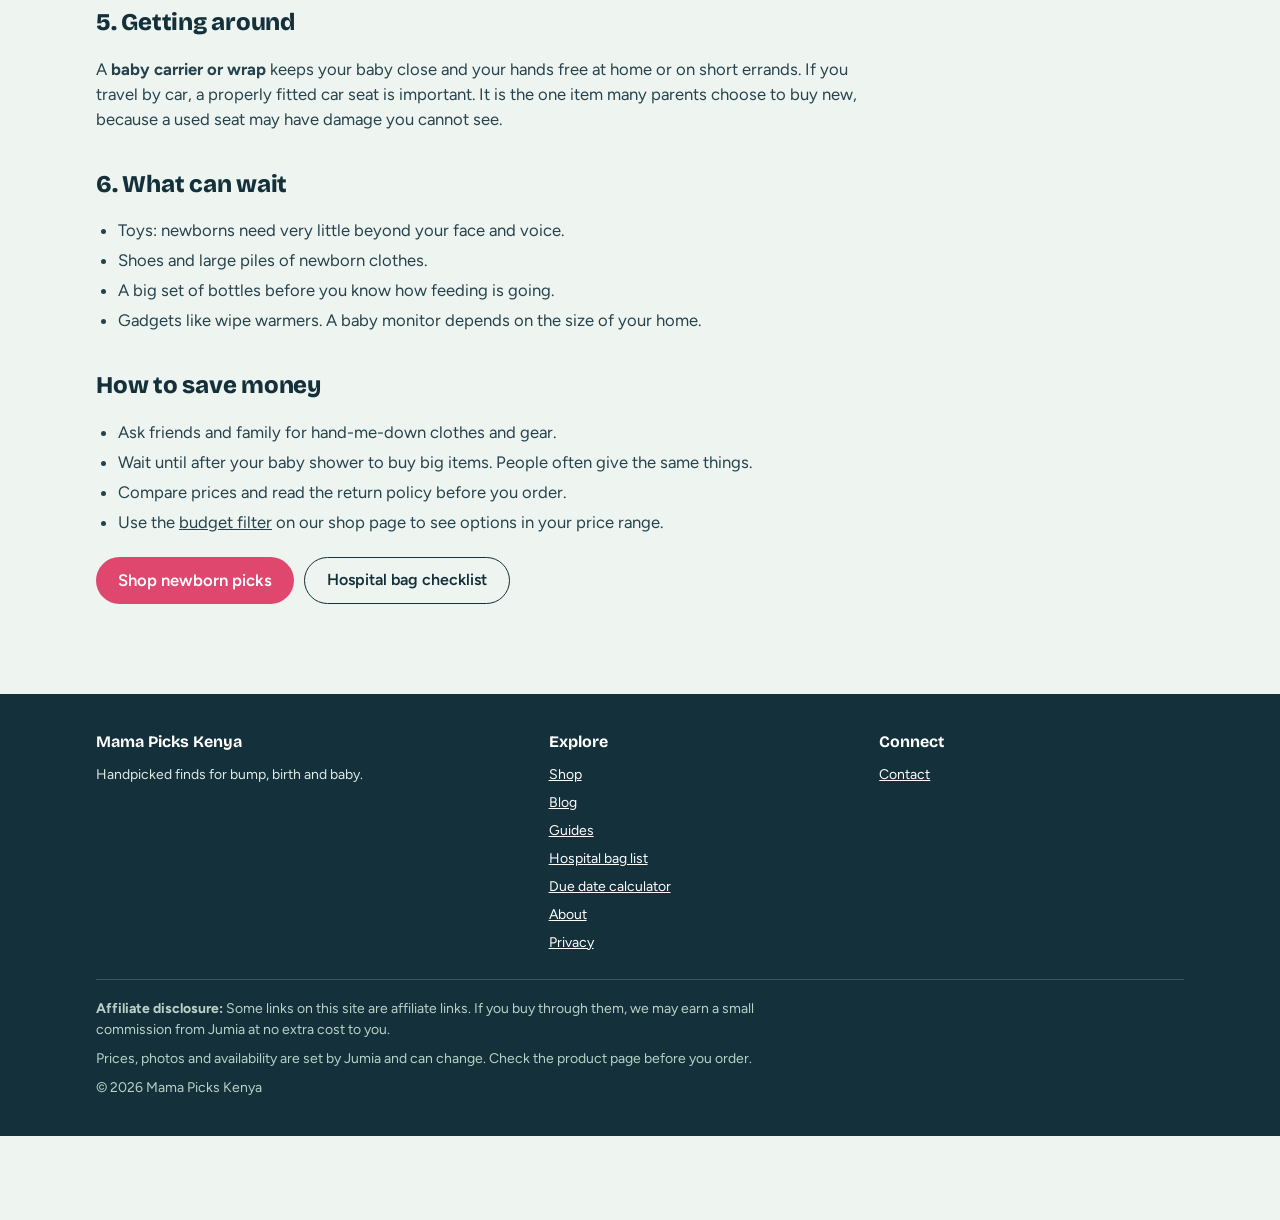
<file: newborn-essentials-guide.html>
<!DOCTYPE html>
<html lang="en">
<head>
<meta charset="utf-8">
<meta name="viewport" content="width=device-width, initial-scale=1">
<title>Newborn essentials: what you really need (and what can wait) | Mama Picks Kenya</title>
<meta name="description" content="A practical guide to newborn essentials for mums in Kenya: sleep, feeding, clothes, nappies, getting around, what can wait and how to save money.">
<meta name="theme-color" content="#14303a">
<link rel="icon" href="favicon.svg" type="image/svg+xml">
<link rel="apple-touch-icon" href="images/apple-touch-icon.png">
<meta property="og:type" content="article">
<meta property="og:site_name" content="Mama Picks Kenya">
<meta property="og:title" content="Newborn essentials: what you really need (and what can wait)">
<meta property="og:description" content="A practical guide to newborn essentials for mums in Kenya: sleep, feeding, clothes, nappies, getting around, what can wait and how to save money.">
<meta property="og:image" content="https://murumbaron.github.io/mamaspick/images/og-image.png">
<meta property="og:image:width" content="1200">
<meta property="og:image:height" content="630">
<meta name="twitter:card" content="summary_large_image">
<link rel="preconnect" href="https://fonts.googleapis.com">
<link rel="preconnect" href="https://fonts.gstatic.com" crossorigin>
<link href="https://fonts.googleapis.com/css2?family=Bricolage+Grotesque:opsz,wght@12..96,600;12..96,800&family=Figtree:wght@400;500;600&display=swap" rel="stylesheet">
<link rel="stylesheet" href="css/styles.css">
<script type="application/ld+json">
{
  "@context": "https://schema.org",
  "@type": "Article",
  "headline": "Newborn essentials: what you really need (and what can wait)",
  "description": "A practical guide to newborn essentials for mums in Kenya.",
  "image": "https://murumbaron.github.io/mamaspick/images/og-image.png",
  "dateModified": "2026-10-03",
  "datePublished": "2026-10-03",
  "author": {
    "@type": "Organization",
    "name": "Mama Picks Kenya"
  },
  "publisher": {
    "@type": "Organization",
    "name": "Mama Picks Kenya"
  },
  "mainEntityOfPage": "https://murumbaron.github.io/mamaspick/newborn-essentials-guide.html"
}
</script>
</head>
<body data-page="newborn-essentials-guide">

<div id="site-header"></div>

<header class="page-hero">
  <div class="wrap">
    <p class="crumbs"><a href="index.html">Home</a> / <a href="guides.html">Guides</a> / Newborn essentials</p>
    <h1>Newborn essentials: what you really need (and what can wait)</h1>
    <p class="lede">A calm, practical list for the first weeks, so you can buy what matters without overspending.</p>
  </div>
</header>

<main class="page-body">
  <div class="wrap">
    <article class="prose">
      <p>You do not need everything in the baby aisle. In the first weeks, a baby needs a safe place to sleep, milk, clean nappies, warm clothes and plenty of cuddles. Everything else is a bonus. Use this guide to buy what matters first, and wait on the rest.</p>
      <div class="callout"><p>This is general shopping advice, not medical advice. Your midwife or clinic may have their own list: follow it where it differs from ours.</p></div>

      <h2>1. A safe place to sleep</h2>
      <ul>
        <li>A cot, baby bed or Moses basket with a firm, flat mattress, and a fitted sheet or two.</li>
        <li>Light blankets or swaddles that are easy to wash and dry.</li>
        <li>Babies should sleep on their backs, on a firm flat surface, with nothing loose in the cot such as pillows, bumpers or soft toys.</li>
        <li>If you swaddle, keep it snug around the chest but loose around the hips and legs, and stop once your baby starts trying to roll over.</li>
        <li>In areas with mosquitoes, ask your clinic about a treated net for your baby's sleeping space.</li>
      </ul>
      <p><a href="index.html?cat=newborn">See our newborn picks</a></p>

      <h2>2. Feeding</h2>
      <p>If you are breastfeeding, the basics are comfortable <strong>nursing bras</strong> (two or three), <strong>breast pads</strong> and a few <strong>burp cloths</strong>. A breast pump is optional: it helps if you will be away from baby or want someone else to do a feed, but many mums manage without one in the early weeks.</p>
      <p>If you will use expressed milk or formula, you will need a few bottles with newborn teats, a bottle brush and a way to sterilise them (a pot of boiling water works). Ask your clinic before starting formula.</p>
      <p><a href="index.html?cat=feeding">Browse feeding picks</a></p>

      <h2>3. Clothes</h2>
      <ul>
        <li>5 to 7 bodysuits (vests) and 4 to 5 sleepsuits.</li>
        <li>2 soft hats, a few pairs of socks or mittens, and a light cardigan.</li>
        <li>Babies grow quickly, so buy a few newborn-size outfits and more in the 0 to 3 months size.</li>
        <li>Wash everything in a gentle detergent before baby wears it.</li>
      </ul>

      <h2>4. Nappies, wipes and bathing</h2>
      <ul>
        <li>Nappies: a newborn can use 8 to 12 a day, so keep a good stock, but do not buy huge packs of the smallest size.</li>
        <li>Wipes, or cotton wool and warm water, plus a changing mat.</li>
        <li>A baby bath or tub, mild baby soap and soft towels.</li>
        <li>Nappy cream only if your midwife or pharmacist recommends it.</li>
      </ul>
      <p><a href="index.html?cat=gear">See baby gear picks</a></p>

      <h2>5. Getting around</h2>
      <p>A <strong>baby carrier or wrap</strong> keeps your baby close and your hands free at home or on short errands. If you travel by car, a properly fitted car seat is important. It is the one item many parents choose to buy new, because a used seat may have damage you cannot see.</p>

      <h2>6. What can wait</h2>
      <ul>
        <li>Toys: newborns need very little beyond your face and voice.</li>
        <li>Shoes and large piles of newborn clothes.</li>
        <li>A big set of bottles before you know how feeding is going.</li>
        <li>Gadgets like wipe warmers. A baby monitor depends on the size of your home.</li>
      </ul>

      <h2>How to save money</h2>
      <ul>
        <li>Ask friends and family for hand-me-down clothes and gear.</li>
        <li>Wait until after your baby shower to buy big items. People often give the same things.</li>
        <li>Compare prices and read the return policy before you order.</li>
        <li>Use the <a href="index.html?budget=1">budget filter</a> on our shop page to see options in your price range.</li>
      </ul>

      <div class="cta-row">
        <a class="btn-solid" href="index.html?cat=newborn">Shop newborn picks</a>
        <a class="btn-outline" href="hospital-bag-checklist.html">Hospital bag checklist</a>
      </div>
    </article>
  </div>
</main>

<div id="site-footer"></div>

<script src="js/config.js"></script>
<script src="js/features.js"></script>
<script src="js/shared.js"></script>
</body>
</html>
</file>
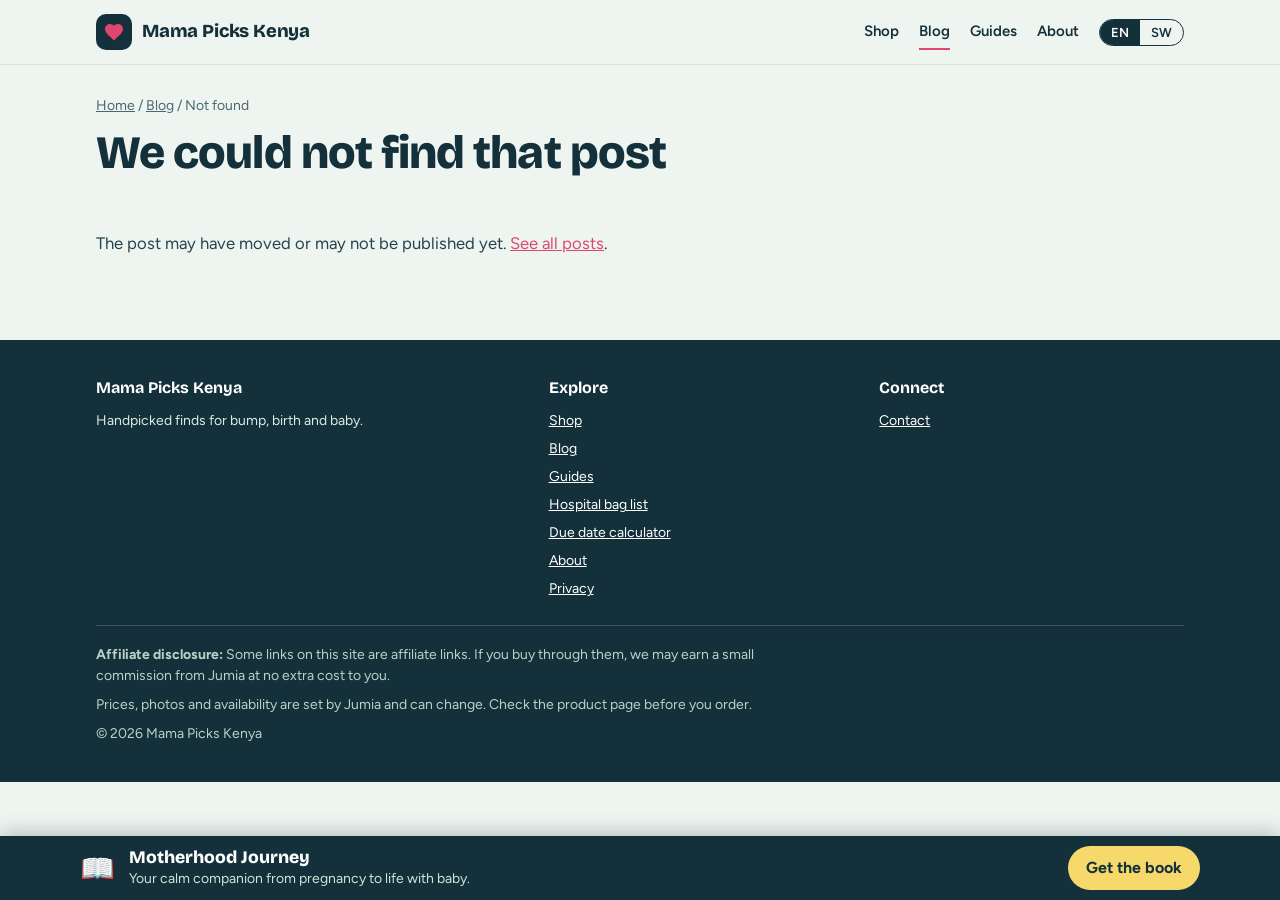
<file: post.html>
<!DOCTYPE html>
<html lang="en">
<head>
<meta charset="utf-8">
<meta name="viewport" content="width=device-width, initial-scale=1">
<title>Blog post | Mama Picks Kenya</title>
<meta name="description" content="Read this post on Mama Picks Kenya.">
<meta name="theme-color" content="#14303a">
<link rel="icon" href="favicon.svg" type="image/svg+xml">
<link rel="apple-touch-icon" href="images/apple-touch-icon.png">
<meta property="og:type" content="article">
<meta property="og:site_name" content="Mama Picks Kenya">
<meta property="og:title" content="Blog post">
<meta property="og:description" content="Read this post on Mama Picks Kenya.">
<meta property="og:image" content="https://murumbaron.github.io/mamaspick/images/og-image.png">
<meta property="og:image:width" content="1200">
<meta property="og:image:height" content="630">
<meta name="twitter:card" content="summary_large_image">
<link rel="preconnect" href="https://fonts.googleapis.com">
<link rel="preconnect" href="https://fonts.gstatic.com" crossorigin>
<link href="https://fonts.googleapis.com/css2?family=Bricolage+Grotesque:opsz,wght@12..96,600;12..96,800&family=Figtree:wght@400;500;600&display=swap" rel="stylesheet">
<link rel="stylesheet" href="css/styles.css">
</head>
<body data-page="post">

<div id="site-header"></div>

<header class="page-hero">
  <div class="wrap">
    <p class="crumbs"><a href="index.html">Home</a> / <a href="blog.html">Blog</a> / <span id="crumbTitle">Post</span></p>
    <h1>Loading...</h1>
    <p class="lede"><span id="postMeta"></span></p>
  </div>
</header>

<main class="page-body">
  <div class="wrap">
    <div class="post-wrap">
      <img class="post-cover" id="postCover" alt="" hidden>
      <article class="prose rich" id="postBody"><p>Loading...</p></article>
      <div class="post-share no-print" id="postShare" hidden>
        <strong>Share this post</strong>
        <a class="btn-outline" id="shareWa" target="_blank" rel="noopener noreferrer" href="#">WhatsApp</a>
        <button type="button" class="btn-outline" id="shareCopy">Copy link</button>
      </div>
      <div class="callout" id="postNote" hidden><p>Some links in this post are affiliate links. If you buy through them, we may earn a small commission from Jumia at no extra cost to you. Prices and availability can change, so check the product page before you order. This is general information, not medical advice.</p></div>
      <div class="cta-row" id="postCta" hidden><a class="btn-solid" href="index.html">Browse our picks</a><a class="btn-outline" href="blog.html">More posts</a></div>
    </div>
    <section class="more-posts" id="morePosts" hidden>
      <h2>More to read</h2>
      <div class="post-grid" id="moreGrid"></div>
    </section>
  </div>
</main>

<div id="site-footer"></div>

<script src="js/config.js"></script>
<script src="js/features.js"></script>
<script src="js/shared.js"></script>
<script src="js/sanitize.js"></script>
<script src="js/post.js"></script>
</body>
</html>
</file>
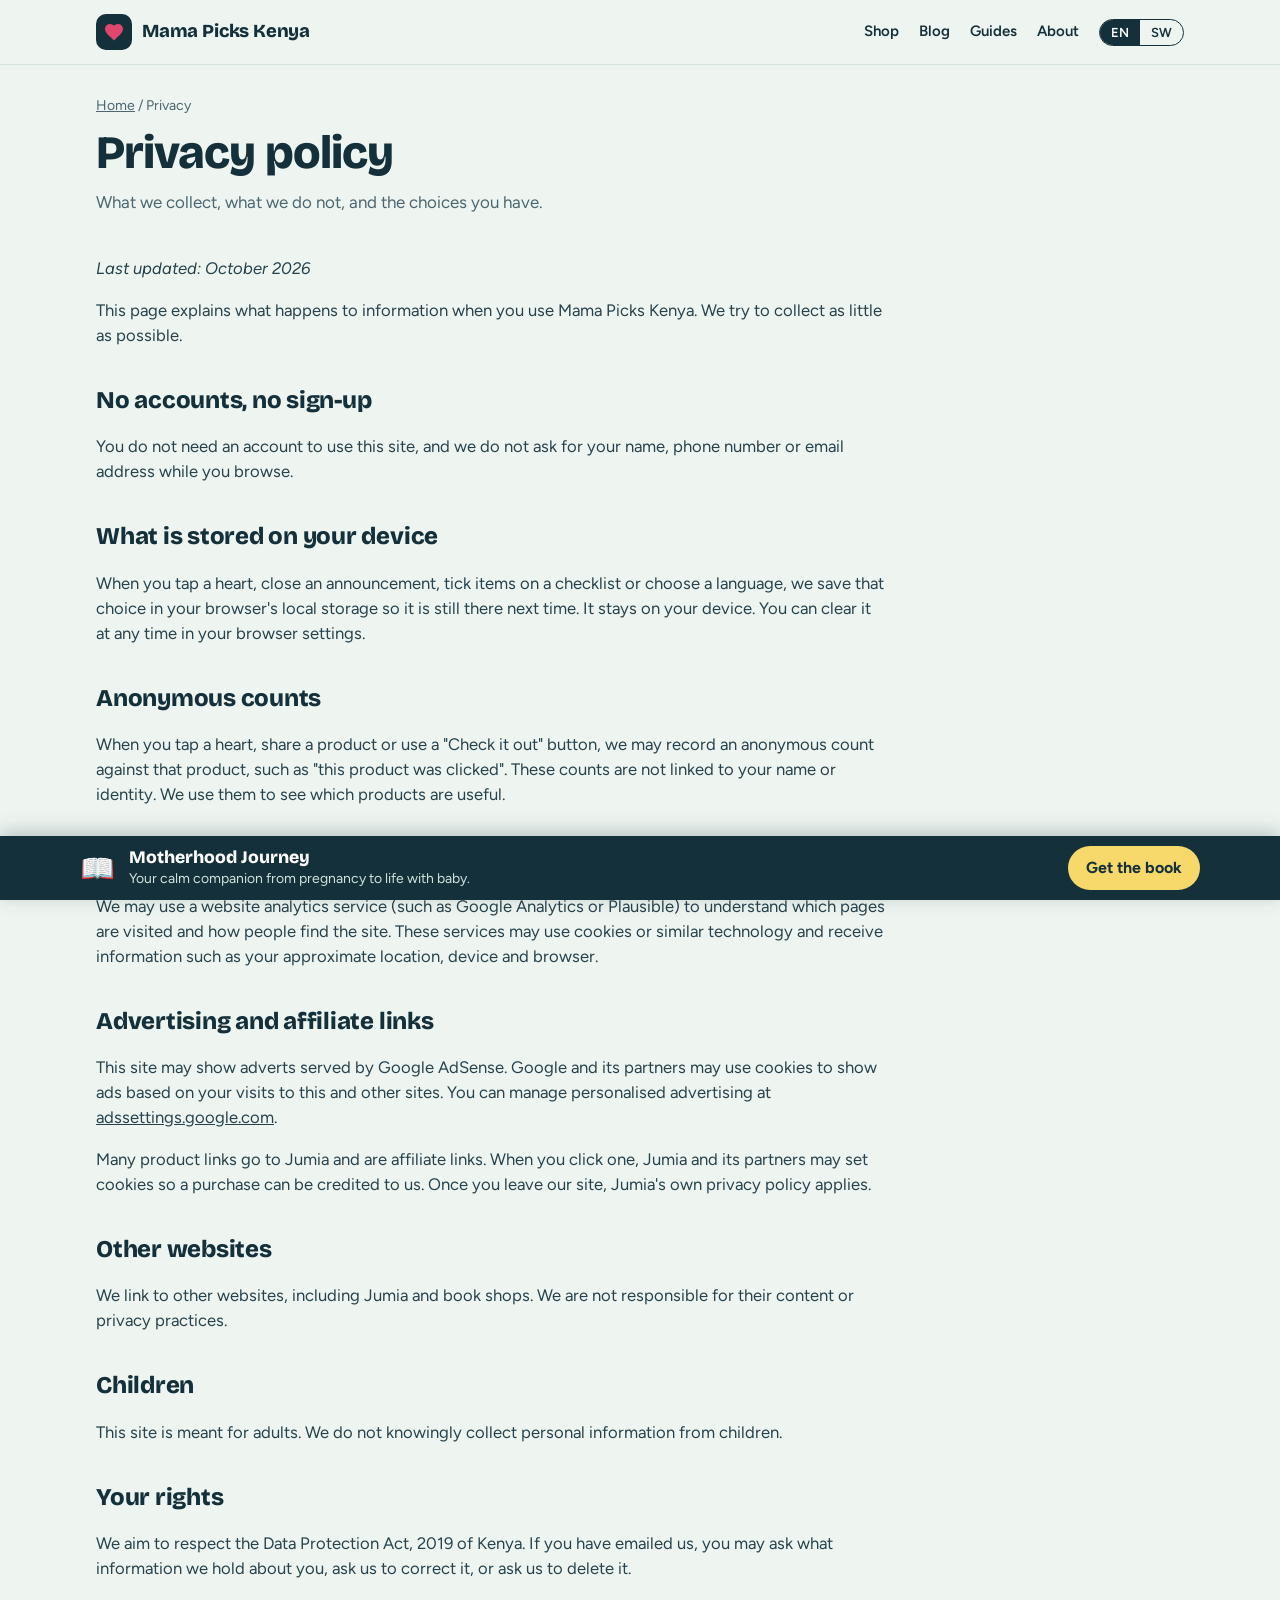
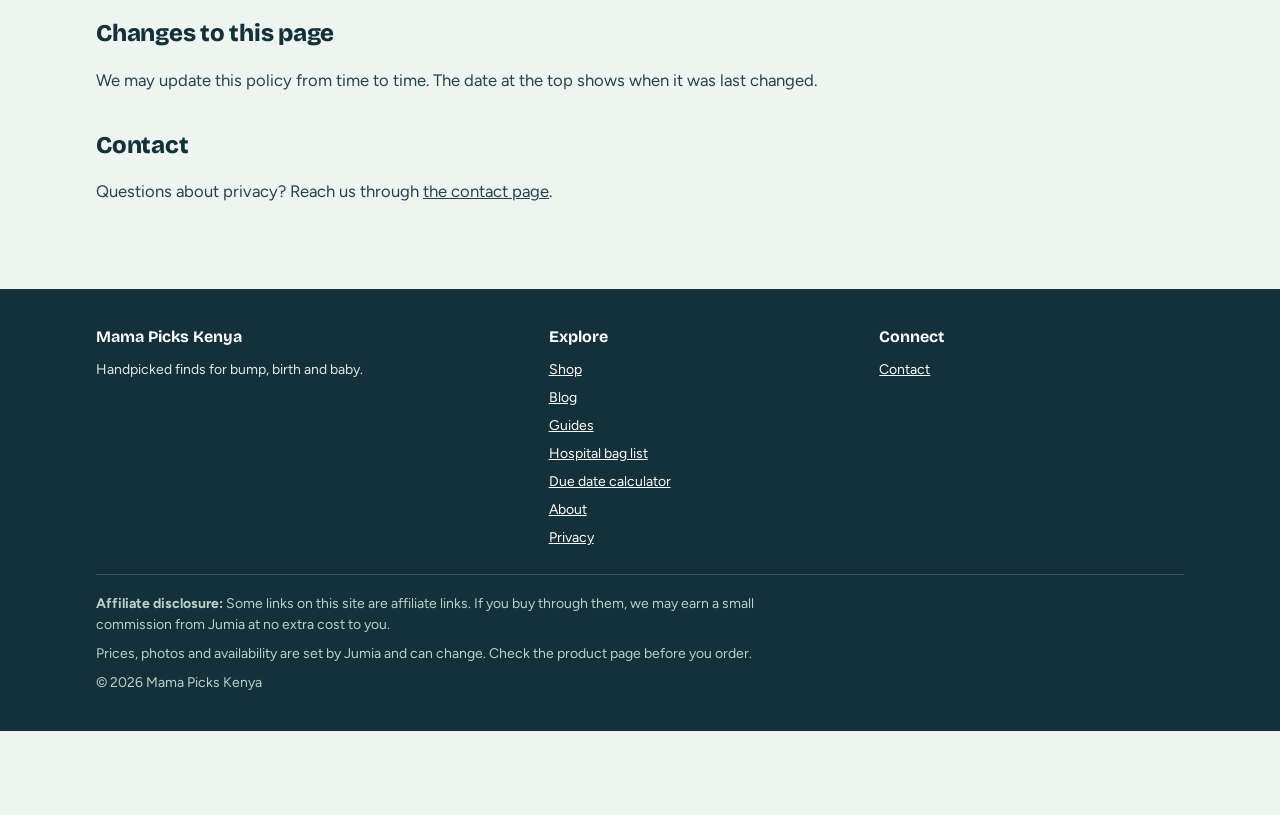
<file: privacy.html>
<!DOCTYPE html>
<html lang="en">
<head>
<meta charset="utf-8">
<meta name="viewport" content="width=device-width, initial-scale=1">
<title>Privacy policy | Mama Picks Kenya</title>
<meta name="description" content="Privacy policy for Mama Picks Kenya: what we collect, how cookies and advertising work, and your choices.">
<meta name="theme-color" content="#14303a">
<link rel="icon" href="favicon.svg" type="image/svg+xml">
<link rel="apple-touch-icon" href="images/apple-touch-icon.png">
<meta property="og:type" content="article">
<meta property="og:site_name" content="Mama Picks Kenya">
<meta property="og:title" content="Privacy policy">
<meta property="og:description" content="Privacy policy for Mama Picks Kenya: what we collect, how cookies and advertising work, and your choices.">
<meta property="og:image" content="https://murumbaron.github.io/mamaspick/images/og-image.png">
<meta property="og:image:width" content="1200">
<meta property="og:image:height" content="630">
<meta name="twitter:card" content="summary_large_image">
<link rel="preconnect" href="https://fonts.googleapis.com">
<link rel="preconnect" href="https://fonts.gstatic.com" crossorigin>
<link href="https://fonts.googleapis.com/css2?family=Bricolage+Grotesque:opsz,wght@12..96,600;12..96,800&family=Figtree:wght@400;500;600&display=swap" rel="stylesheet">
<link rel="stylesheet" href="css/styles.css">
</head>
<body data-page="privacy">

<div id="site-header"></div>

<header class="page-hero">
  <div class="wrap">
    <p class="crumbs"><a href="index.html">Home</a> / Privacy</p>
    <h1>Privacy policy</h1>
    <p class="lede">What we collect, what we do not, and the choices you have.</p>
  </div>
</header>

<main class="page-body">
  <div class="wrap">
    <article class="prose">
      <p><em>Last updated: October 2026</em></p>
      <p>This page explains what happens to information when you use Mama Picks Kenya. We try to collect as little as possible.</p>

      <h2>No accounts, no sign-up</h2>
      <p>You do not need an account to use this site, and we do not ask for your name, phone number or email address while you browse.</p>

      <h2>What is stored on your device</h2>
      <p>When you tap a heart, close an announcement, tick items on a checklist or choose a language, we save that choice in your browser's local storage so it is still there next time. It stays on your device. You can clear it at any time in your browser settings.</p>

      <h2>Anonymous counts</h2>
      <p>When you tap a heart, share a product or use a "Check it out" button, we may record an anonymous count against that product, such as "this product was clicked". These counts are not linked to your name or identity. We use them to see which products are useful.</p>

      <h2>Analytics</h2>
      <p>We may use a website analytics service (such as Google Analytics or Plausible) to understand which pages are visited and how people find the site. These services may use cookies or similar technology and receive information such as your approximate location, device and browser.</p>

      <h2>Advertising and affiliate links</h2>
      <p>This site may show adverts served by Google AdSense. Google and its partners may use cookies to show ads based on your visits to this and other sites. You can manage personalised advertising at <a href="https://adssettings.google.com" target="_blank" rel="noopener">adssettings.google.com</a>.</p>
      <p>Many product links go to Jumia and are affiliate links. When you click one, Jumia and its partners may set cookies so a purchase can be credited to us. Once you leave our site, Jumia's own privacy policy applies.</p>

      <h2>Other websites</h2>
      <p>We link to other websites, including Jumia and book shops. We are not responsible for their content or privacy practices.</p>

      <h2>Children</h2>
      <p>This site is meant for adults. We do not knowingly collect personal information from children.</p>

      <h2>Your rights</h2>
      <p>We aim to respect the Data Protection Act, 2019 of Kenya. If you have emailed us, you may ask what information we hold about you, ask us to correct it, or ask us to delete it.</p>

      <h2>Changes to this page</h2>
      <p>We may update this policy from time to time. The date at the top shows when it was last changed.</p>

      <h2>Contact</h2>
      <p>Questions about privacy? Reach us through <span data-contact-email></span>.</p>
    </article>
  </div>
</main>

<div id="site-footer"></div>

<script src="js/config.js"></script>
<script src="js/features.js"></script>
<script src="js/shared.js"></script>
</body>
</html>
</file>
<file: css/styles.css>
/* Make the HTML "hidden" attribute always win over other display rules. */
[hidden] { display: none !important; }

/* Mama Picks Kenya: public site styles.
   Colours and fonts are the variables at the top (:root). Change them there. */
:root {
  --bg: #eef5f1;
  --surface: #ffffff;
  --ink: #14303a;
  --ink-soft: #4b6670;
  --line: #d3e2db;
  --cta: #e0476f;
  --cta-hover: #c93460;
  --highlight: #f6d86b;
  --display: "Bricolage Grotesque", "Trebuchet MS", system-ui, sans-serif;
  --body: "Figtree", system-ui, -apple-system, "Segoe UI", sans-serif;
}
* { box-sizing: border-box; }
html { scroll-behavior: smooth; }
body {
  margin: 0;
  background: var(--bg);
  color: var(--ink);
  font-family: var(--body);
  font-size: 16px;
  line-height: 1.5;
}
a { color: inherit; }
:focus-visible { outline: 3px solid var(--ink); outline-offset: 2px; }

.wrap { max-width: 1120px; margin: 0 auto; padding: 0 16px; }

/* Setup banner (turn off in the CONFIG section) */
.setup-banner {
  background: var(--highlight);
  color: var(--ink);
  font-size: 14px;
  padding: 10px 16px;
  text-align: center;
}

/* Header and hero */
header.hero { padding: 36px 0 20px; }
.brand {
  font-family: var(--display);
  font-weight: 800;
  font-size: 20px;
  letter-spacing: -0.01em;
  margin: 0 0 28px;
}
.hero h1 {
  font-family: var(--display);
  font-weight: 800;
  font-size: clamp(2rem, 6.5vw, 3.6rem);
  line-height: 1.05;
  letter-spacing: -0.02em;
  margin: 0 0 14px;
  max-width: 16ch;
}
.hero p.lede {
  margin: 0 0 22px;
  color: var(--ink-soft);
  max-width: 52ch;
  font-size: 1.05rem;
}
.search {
  display: flex;
  max-width: 460px;
  background: var(--surface);
  border: 2px solid var(--ink);
  border-radius: 999px;
  overflow: hidden;
}
.search input {
  flex: 1;
  border: 0;
  padding: 12px 18px;
  font: inherit;
  background: transparent;
  color: var(--ink);
  min-width: 0;
}
.search input:focus { outline: none; }
.search:focus-within { box-shadow: 0 0 0 3px var(--highlight); }

/* Category bar: always visible, stays at the top while scrolling */
.categories-bar {
  position: sticky;
  top: 0;
  z-index: 40;
  background: var(--bg);
  border-bottom: 1px solid var(--line);
  box-shadow: 0 2px 10px rgba(20, 48, 58, 0.06);
}
.categories {
  display: flex;
  flex-wrap: wrap;
  gap: 6px 8px;
  padding: 10px 16px;
  max-width: 1120px;
  margin: 0 auto;
}
.chip {
  border: 1.5px solid var(--ink);
  background: transparent;
  color: var(--ink);
  font: 600 14px var(--body);
  padding: 6px 14px;
  border-radius: 999px;
  cursor: pointer;
  white-space: nowrap;
}
.chip[aria-pressed="true"] { background: var(--ink); color: #fff; }
.chip:hover { background: var(--highlight); }
.chip[aria-pressed="true"]:hover { background: var(--ink); }

/* Grid */
main { padding: 24px 0 56px; }
.count { color: var(--ink-soft); font-size: 14px; margin: 0 0 16px; }
.grid {
  display: grid;
  grid-template-columns: repeat(2, 1fr);
  gap: 12px;
}
@media (min-width: 720px) { .grid { grid-template-columns: repeat(3, 1fr); gap: 20px; } }
@media (min-width: 980px) { .grid { grid-template-columns: repeat(4, 1fr); } }

.card {
  background: var(--surface);
  border-radius: 14px;
  overflow: hidden;
  display: flex;
  flex-direction: column;
  border: 1px solid var(--line);
}
.photo {
  position: relative;
  aspect-ratio: 1 / 1;
  background: #fff;
  display: grid;
  place-items: center;
}
.photo img {
  width: 100%;
  height: 100%;
  object-fit: contain;
  display: block;
}
.photo .fallback {
  width: 100%;
  height: 100%;
  display: grid;
  place-items: center;
  font-size: 56px;
}
.badge {
  position: absolute;
  top: 10px;
  left: 10px;
  background: var(--highlight);
  color: var(--ink);
  font: 700 12px var(--body);
  padding: 4px 10px;
  border-radius: 6px;
}
.info { padding: 14px 14px 16px; display: flex; flex-direction: column; flex: 1; }
.info h2 {
  font-family: var(--display);
  font-weight: 600;
  font-size: 1.05rem;
  line-height: 1.25;
  margin: 0 0 6px;
}
.info p.desc {
  margin: 0 0 10px;
  color: var(--ink-soft);
  font-size: 14px;
  display: -webkit-box;
  -webkit-line-clamp: 3;
  -webkit-box-orient: vertical;
  overflow: hidden;
}
.price { font-weight: 600; margin: auto 0 12px; }
.btn {
  display: block;
  text-align: center;
  text-decoration: none;
  background: var(--cta);
  color: #fff;
  font-weight: 600;
  padding: 11px 14px;
  border-radius: 999px;
  margin-top: auto;
}
.price + .btn { margin-top: 0; }
.btn:hover { background: var(--cta-hover); }

.empty {
  text-align: center;
  padding: 56px 16px;
  color: var(--ink-soft);
}

footer { border-top: 1px solid var(--line); padding: 28px 0 40px; font-size: 14px; color: var(--ink-soft); }
footer p { margin: 0 0 8px; max-width: 70ch; }

/* Always-visible book banner */
body { padding-bottom: 84px; }
.book-bar {
  position: fixed;
  left: 0; right: 0; bottom: 0;
  z-index: 50;
  background: var(--ink);
  color: #fff;
  padding: 10px 16px calc(10px + env(safe-area-inset-bottom, 0px));
  box-shadow: 0 -4px 18px rgba(20, 48, 58, 0.25);
}
.book-bar .inner {
  max-width: 1120px;
  margin: 0 auto;
  display: flex;
  align-items: center;
  gap: 14px;
}
.book-bar .icon { font-size: 28px; flex: none; }
.book-bar .text { flex: 1; min-width: 0; line-height: 1.3; }
.book-bar .title { font-family: var(--display); font-weight: 800; font-size: 1rem; display: block; }
.book-bar .pitch { font-size: 13px; color: #cfe3da; display: block; }
.book-bar .buy {
  flex: none;
  text-decoration: none;
  background: var(--highlight);
  color: var(--ink);
  font-weight: 700;
  padding: 10px 18px;
  border-radius: 999px;
  white-space: nowrap;
}
.book-bar .buy:hover { background: #fff; }
.book-bar :focus-visible { outline-color: #fff; }
@media (min-width: 720px) {
  .book-bar .title { font-size: 1.1rem; }
  .book-bar .pitch { font-size: 14px; }
}

/* Wishlist heart + counter */
.wish {
  position: absolute;
  top: 10px;
  right: 10px;
  z-index: 2;
  display: inline-flex;
  align-items: center;
  gap: 6px;
  min-height: 36px;
  padding: 6px 12px;
  background: #fff;
  color: var(--ink);
  border: 1px solid var(--line);
  border-radius: 999px;
  font: 600 13px var(--body);
  cursor: pointer;
}
.wish svg { width: 18px; height: 18px; fill: none; stroke: currentColor; stroke-width: 2; }
.wish[aria-pressed="true"] { color: var(--cta); border-color: var(--cta); }
.wish[aria-pressed="true"] svg { fill: currentColor; }
.wish:hover { border-color: var(--cta); }

/* Side ad banners: only shown on wide, tall screens where they fit beside the content */
.ad-rail {
  display: none;
  position: fixed;
  top: 150px;
  width: 160px;
  height: 600px;
  z-index: 45;   /* above the category bar, below the book banner */
}
.ad-rail.left  { left: calc(50% - 740px); }
.ad-rail.right { left: calc(50% + 580px); }
@media (min-width: 1500px) and (min-height: 820px) {
  .ad-rail { display: block; }
}
.ad-placeholder {
  width: 100%;
  height: 100%;
  display: grid;
  place-items: center;
  text-align: center;
  border: 2px dashed var(--ink-soft);
  border-radius: 10px;
  color: var(--ink-soft);
  font-size: 13px;
  padding: 12px;
}

@media (prefers-reduced-motion: reduce) { html { scroll-behavior: auto; } }

/* Product loading / empty states */
.empty p { margin: 0 0 6px; }
.skeleton {
  background: linear-gradient(90deg, #e3eee8, #f4f9f6, #e3eee8);
  background-size: 200% 100%;
  animation: shimmer 1.4s linear infinite;
  border-radius: 14px;
  aspect-ratio: 3 / 4;
}
@keyframes shimmer { to { background-position: -200% 0; } }
@media (prefers-reduced-motion: reduce) { .skeleton { animation: none; } }

/* ============================================================
   v2 additions: navigation, hero, filters, quick view, content pages
   ============================================================ */
.sr-only { position: absolute; width: 1px; height: 1px; overflow: hidden; clip: rect(0 0 0 0); white-space: nowrap; }

/* Announcement bar */
.promo { position: relative; background: var(--ink); color: #fff; font-size: 14px; padding: 9px 46px 9px 16px; text-align: center; }
.promo a { color: var(--highlight); font-weight: 600; margin-left: 8px; }
.promo button { position: absolute; right: 8px; top: 50%; transform: translateY(-50%); background: none; border: 0; color: #fff; font-size: 22px; line-height: 1; cursor: pointer; padding: 4px 10px; }

/* Header and navigation */
.site-header { background: var(--bg); border-bottom: 1px solid var(--line); }
.nav { display: flex; align-items: center; justify-content: space-between; flex-wrap: wrap; gap: 8px 16px; min-height: 64px; }
.logo { display: inline-flex; align-items: center; gap: 10px; text-decoration: none; font-family: var(--display); font-weight: 800; font-size: 1.15rem; letter-spacing: -0.01em; }
.logo svg { width: 36px; height: 36px; flex: none; }
.nav-links { display: flex; align-items: center; flex-wrap: wrap; gap: 4px 20px; }
.nav-links a { text-decoration: none; font-weight: 600; font-size: 15px; padding: 6px 0; border-bottom: 2px solid transparent; }
.nav-links a:hover, .nav-links a[aria-current="page"] { border-bottom-color: var(--cta); }
.lang { display: inline-flex; border: 1.5px solid var(--ink); border-radius: 999px; overflow: hidden; }
.lang button { border: 0; background: transparent; color: var(--ink); font: 600 13px var(--body); padding: 5px 11px; cursor: pointer; }
.lang button[aria-pressed="true"] { background: var(--ink); color: #fff; }
.nav-toggle { display: none; border: 1.5px solid var(--ink); background: transparent; color: var(--ink); font: 600 14px var(--body); padding: 7px 16px; border-radius: 999px; cursor: pointer; }
@media (max-width: 860px) {
  .nav-toggle { display: inline-flex; }
  .nav-links { display: none; width: 100%; flex-direction: column; align-items: flex-start; gap: 4px; padding: 6px 0 16px; }
  .nav-links.open { display: flex; }
  .nav-links a { padding: 8px 0; }
}

/* Hero */
header.hero { padding: 30px 0 18px; }
.hero-grid { display: grid; gap: 24px; align-items: center; }
.hero-art { display: none; }
.hero-art svg { width: 100%; height: auto; display: block; }
@media (min-width: 900px) {
  .hero-grid { grid-template-columns: 1.15fr 0.85fr; }
  .hero-art { display: block; max-width: 420px; justify-self: end; }
}
.trust { display: flex; flex-wrap: wrap; gap: 8px 22px; margin: 22px 0 0; padding: 0; list-style: none; font-size: 14px; font-weight: 600; }
.trust li { display: inline-flex; align-items: center; gap: 8px; }
.trust svg { width: 18px; height: 18px; color: var(--cta); flex: none; }

/* Picks of the week */
.picks { margin: 0 0 26px; }
.picks h2 { font-family: var(--display); font-weight: 800; font-size: 1.3rem; margin: 0 0 12px; letter-spacing: -0.01em; }
.strip { display: flex; gap: 12px; overflow-x: auto; padding: 2px 2px 8px; scroll-snap-type: x proximity; }
.pick { flex: none; width: 150px; padding: 0; background: #fff; border: 1px solid var(--line); border-radius: 14px; overflow: hidden; cursor: pointer; text-align: left; font: inherit; color: inherit; scroll-snap-align: start; transition: transform .15s, box-shadow .15s; }
.pick:hover { transform: translateY(-2px); box-shadow: 0 8px 22px rgba(20,48,58,.10); }
.pimg { position: relative; display: grid; place-items: center; aspect-ratio: 1 / 1; background: #fff; }
.pimg img { width: 100%; height: 100%; object-fit: contain; display: block; }
.pimg .fallback { width: 100%; height: 100%; display: grid; place-items: center; font-size: 44px; }
.pname { display: -webkit-box; -webkit-line-clamp: 2; -webkit-box-orient: vertical; overflow: hidden; padding: 8px 10px 11px; font-size: 13px; font-weight: 600; line-height: 1.3; }

/* Notice, toolbar, budgets */
.notice { display: flex; flex-wrap: wrap; align-items: center; justify-content: space-between; gap: 10px; background: #fff; border: 1px solid var(--line); border-left: 4px solid var(--cta); border-radius: 10px; padding: 12px 16px; margin: 0 0 16px; font-size: 15px; }
.notice[hidden] { display: none; }
.btn-sm { display: inline-block; text-decoration: none; border: 1.5px solid var(--ink); background: transparent; color: var(--ink); font: 600 14px var(--body); padding: 7px 14px; border-radius: 999px; cursor: pointer; }
.btn-sm:hover { background: var(--highlight); }
.toolbar { display: flex; justify-content: space-between; align-items: center; flex-wrap: wrap; gap: 10px 14px; margin: 0 0 12px; }
.toolbar .count { margin: 0; }
.sort { display: inline-flex; align-items: center; gap: 8px; font-size: 14px; font-weight: 600; }
.sort select { font: inherit; font-weight: 500; border: 1.5px solid var(--ink); border-radius: 999px; padding: 6px 14px; background: #fff; color: var(--ink); }
.budgets { display: flex; flex-wrap: wrap; gap: 8px; margin: 0 0 18px; }
.budgets:empty { display: none; }
.chip.sm { font-size: 13px; padding: 5px 13px; border-color: var(--ink-soft); }

/* Cards: clickable photo and title, badges, actions */
.card { transition: transform .15s, box-shadow .15s; }
.card:hover { transform: translateY(-2px); box-shadow: 0 8px 24px rgba(20,48,58,.10); }
.photo-open { position: absolute; inset: 0; display: grid; place-items: center; width: 100%; height: 100%; padding: 0; margin: 0; border: 0; background: transparent; cursor: pointer; }
.title-open { all: unset; cursor: pointer; }
.title-open:hover { text-decoration: underline; }
.title-open:focus-visible { outline: 3px solid var(--ink); outline-offset: 2px; border-radius: 4px; }
.badges { position: absolute; top: 10px; left: 10px; z-index: 1; display: flex; flex-direction: column; align-items: flex-start; gap: 6px; pointer-events: none; }
.badges .badge { position: static; }
.badge.alt { background: var(--ink); color: #fff; }
.actions { display: flex; gap: 8px; margin-top: auto; }
.actions .btn { flex: 1; margin-top: 0; }
.price + .actions { margin-top: 0; }
.share-btn { flex: none; width: 44px; display: grid; place-items: center; border: 1.5px solid var(--ink); border-radius: 999px; background: #fff; color: var(--ink); text-decoration: none; }
.share-btn:hover { background: var(--highlight); }

/* Quick view */
.modal { position: fixed; inset: 0; z-index: 70; display: flex; align-items: flex-end; justify-content: center; background: rgba(20,48,58,.62); overflow-y: auto; }
@media (min-width: 720px) { .modal { align-items: center; padding: 24px; } }
.qv { position: relative; width: 100%; max-width: 820px; max-height: 100vh; overflow-y: auto; display: grid; background: #fff; border-radius: 20px 20px 0 0; }
@media (min-width: 720px) { .qv { grid-template-columns: 1fr 1fr; border-radius: 20px; } }
.qv-photo { position: relative; display: grid; place-items: center; aspect-ratio: 1 / 1; background: #fff; }
.qv-photo img { width: 100%; height: 100%; object-fit: contain; display: block; }
.qv-photo .fallback { width: 100%; height: 100%; display: grid; place-items: center; font-size: 96px; }
.qv-body { display: flex; flex-direction: column; gap: 10px; padding: 22px 22px 26px; }
.qv-kicker { margin: 0; font-size: 13px; font-weight: 600; color: var(--ink-soft); }
.qv h2 { font-family: var(--display); font-weight: 800; font-size: 1.55rem; line-height: 1.15; letter-spacing: -0.01em; margin: 0; }
.qv-price { margin: 0; font-weight: 700; font-size: 1.25rem; }
.qv-desc { margin: 0; color: var(--ink-soft); }
.qv .actions { margin-top: 10px; }
.qv .btn { padding: 13px 14px; }
.qv-close { position: absolute; top: 10px; right: 10px; z-index: 4; width: 40px; height: 40px; border-radius: 50%; border: 1px solid var(--line); background: #fff; color: var(--ink); font-size: 24px; line-height: 1; cursor: pointer; }
.qv-close:hover { background: var(--highlight); }
.qv .wish { top: auto; bottom: 12px; right: 12px; }

/* Back to top */
.to-top { position: fixed; right: 16px; bottom: 96px; z-index: 48; display: none; place-items: center; width: 44px; height: 44px; border: 0; border-radius: 50%; background: var(--ink); color: #fff; cursor: pointer; box-shadow: 0 4px 14px rgba(20,48,58,.3); }
.to-top.show { display: grid; }
.to-top:hover { background: var(--cta); }

/* Footer */
.site-footer { margin-top: 28px; padding: 36px 0 30px; background: var(--ink); color: #dcebe4; font-size: 14px; border-top: 0; }
.site-footer a { color: #fff; }
.site-footer p { max-width: 80ch; margin: 0 0 8px; }
.site-footer h3 { font-family: var(--display); font-size: 1rem; color: #fff; margin: 0 0 10px; }
.site-footer ul { list-style: none; margin: 0; padding: 0; display: grid; gap: 7px; }
.footer-grid { display: grid; gap: 26px; grid-template-columns: 1fr; }
@media (min-width: 720px) { .footer-grid { grid-template-columns: 1.4fr 1fr 1fr; } }
.site-footer .disclosure { margin-top: 26px; padding-top: 18px; border-top: 1px solid rgba(255,255,255,.18); color: #b9d1c7; }
.join { display: flex; flex-wrap: wrap; align-items: center; justify-content: space-between; gap: 12px 24px; margin: 0 0 30px; padding: 18px 22px; background: var(--highlight); color: var(--ink); border-radius: 16px; }
.join p { margin: 0; font-weight: 600; max-width: 46ch; }
.join-actions { display: flex; flex-wrap: wrap; gap: 10px; }
.site-footer .join a { background: var(--ink); color: #fff; text-decoration: none; font-weight: 600; padding: 10px 18px; border-radius: 999px; }
.site-footer .join a:hover { background: var(--cta); }

/* Content pages (guides, tools, about, privacy) */
.page-hero { padding: 30px 0 6px; }
.crumbs { margin: 0 0 12px; font-size: 14px; color: var(--ink-soft); }
.crumbs a { color: var(--ink-soft); }
.page-hero h1 { font-family: var(--display); font-weight: 800; font-size: clamp(1.9rem, 5.5vw, 2.9rem); line-height: 1.08; letter-spacing: -0.02em; margin: 0 0 12px; max-width: 22ch; }
.page-hero .lede { margin: 0; max-width: 60ch; color: var(--ink-soft); font-size: 1.06rem; }
.page-body { padding: 18px 0 40px; }
.prose { max-width: 72ch; font-size: 1.04rem; }
.prose h2 { font-family: var(--display); font-weight: 800; font-size: 1.5rem; letter-spacing: -0.01em; margin: 34px 0 8px; }
.prose h3 { font-family: var(--display); font-size: 1.15rem; margin: 22px 0 6px; }
.prose p, .prose li { color: #27424c; }
.prose ul, .prose ol { padding-left: 22px; }
.prose li { margin: 5px 0; }
.callout { margin: 22px 0; padding: 14px 18px; background: #fff; border: 1px solid var(--line); border-left: 4px solid var(--highlight); border-radius: 10px; }
.callout p { margin: 0; }
.cta-row { display: flex; flex-wrap: wrap; gap: 10px; margin: 22px 0; }
.btn-solid { display: inline-block; text-decoration: none; background: var(--cta); color: #fff; font-weight: 600; padding: 11px 22px; border-radius: 999px; }
.btn-solid:hover { background: var(--cta-hover); }
.btn-outline { display: inline-block; text-decoration: none; background: transparent; color: var(--ink); border: 1.5px solid var(--ink); font-weight: 600; padding: 10px 22px; border-radius: 999px; cursor: pointer; font-size: 1rem; font-family: var(--body); }
.btn-outline:hover { background: var(--highlight); }

.guide-grid { display: grid; gap: 16px; grid-template-columns: 1fr; margin: 8px 0 28px; }
@media (min-width: 720px) { .guide-grid { grid-template-columns: repeat(2, 1fr); } }
@media (min-width: 980px) { .guide-grid { grid-template-columns: repeat(3, 1fr); } }
.guide-card { display: flex; flex-direction: column; gap: 8px; padding: 20px; background: #fff; border: 1px solid var(--line); border-radius: 16px; text-decoration: none; transition: transform .15s, box-shadow .15s; }
.guide-card:hover { transform: translateY(-2px); box-shadow: 0 8px 24px rgba(20,48,58,.10); }
.guide-card .tag { align-self: flex-start; font-size: 12px; font-weight: 700; background: var(--highlight); padding: 3px 10px; border-radius: 6px; }
.guide-card h2 { font-family: var(--display); font-size: 1.2rem; line-height: 1.2; margin: 0; }
.guide-card p { margin: 0; font-size: 15px; color: var(--ink-soft); }
.guide-card .more { margin-top: auto; padding-top: 6px; font-weight: 600; color: var(--cta); }

.tool { padding: 20px; background: #fff; border: 1px solid var(--line); border-radius: 16px; }
.progress { height: 10px; background: var(--line); border-radius: 999px; overflow: hidden; }
.progress > div { height: 100%; width: 0; background: var(--cta); transition: width .2s; }
.progress-text { margin: 8px 0 0; font-size: 14px; font-weight: 600; }
.check-section { margin: 26px 0; }
.check-section h2 { display: flex; flex-wrap: wrap; align-items: baseline; justify-content: space-between; gap: 6px 12px; margin: 0 0 10px; font-family: var(--display); font-size: 1.25rem; }
.check-section h2 a { font-family: var(--body); font-size: 14px; font-weight: 600; color: var(--cta); }
.check-list { list-style: none; margin: 0; padding: 0; display: grid; gap: 6px; }
.check-list label { display: flex; align-items: flex-start; gap: 12px; padding: 10px 14px; background: #fff; border: 1px solid var(--line); border-radius: 10px; cursor: pointer; }
.check-list input { flex: none; width: 20px; height: 20px; margin-top: 2px; accent-color: var(--cta); }
.check-list input:checked + span { text-decoration: line-through; color: var(--ink-soft); }
.tool-actions { display: flex; flex-wrap: wrap; gap: 10px; margin: 18px 0 0; }

.calc-form { display: grid; gap: 14px; max-width: 420px; }
.calc-form label { display: block; margin-bottom: 4px; font-weight: 600; }
.calc-form input { width: 100%; font: inherit; padding: 10px 12px; border: 1.5px solid var(--ink); border-radius: 10px; background: #fff; color: var(--ink); }
.calc-form small { color: var(--ink-soft); }
.result { margin-top: 22px; display: grid; gap: 14px; }
.result[hidden] { display: none; }
.result .big { font-family: var(--display); font-weight: 800; font-size: clamp(1.5rem, 5vw, 2.1rem); line-height: 1.15; margin: 0; }
.result .sub { margin: 0; color: var(--ink-soft); }
.stat-row { display: grid; gap: 10px; grid-template-columns: repeat(2, 1fr); }
@media (min-width: 640px) { .stat-row { grid-template-columns: repeat(4, 1fr); } }
.stat { padding: 12px 14px; background: var(--bg); border: 1px solid var(--line); border-radius: 12px; }
.stat strong { display: block; font-family: var(--display); font-size: 1.4rem; line-height: 1.1; }
.stat span { font-size: 13px; color: var(--ink-soft); }
.timeline { list-style: none; margin: 0; padding: 0; display: grid; gap: 8px; }
.timeline li { display: flex; flex-wrap: wrap; justify-content: space-between; gap: 4px 12px; padding: 10px 14px; background: #fff; border: 1px solid var(--line); border-radius: 10px; }
.timeline li.done { opacity: .55; }
.error-text { color: #b91c1c; font-weight: 600; margin: 0; }

@media print {
  .site-header, .site-footer, .book-bar, .promo, .to-top, .no-print, .setup-banner { display: none !important; }
  body { padding: 0; background: #fff; }
  .check-list label { break-inside: avoid; }
}
@media (prefers-reduced-motion: reduce) {
  .card, .pick, .guide-card { transition: none; }
  .card:hover, .pick:hover, .guide-card:hover { transform: none; }
}

/* ============================================================
   Blog
   ============================================================ */
.post-grid { display: grid; gap: 18px; grid-template-columns: 1fr; margin: 6px 0 24px; }
@media (min-width: 640px) { .post-grid { grid-template-columns: repeat(2, 1fr); } }
@media (min-width: 980px) { .post-grid { grid-template-columns: repeat(3, 1fr); } }
.post-card { display: flex; flex-direction: column; background: #fff; border: 1px solid var(--line); border-radius: 16px; overflow: hidden; text-decoration: none; transition: transform .15s, box-shadow .15s; }
.post-card:hover { transform: translateY(-2px); box-shadow: 0 8px 24px rgba(20,48,58,.10); }
.pc-img { display: grid; place-items: center; aspect-ratio: 16 / 10; background: #eaf3ee; overflow: hidden; }
.pc-img img { width: 100%; height: 100%; object-fit: cover; display: block; }
.pc-fallback { font-size: 44px; }
.pc-body { display: flex; flex-direction: column; gap: 8px; padding: 16px 18px 18px; flex: 1; }
.pc-body .tag { align-self: flex-start; font-size: 12px; font-weight: 700; background: var(--highlight); padding: 3px 10px; border-radius: 6px; }
.pc-body h3 { margin: 0; font-family: var(--display); font-size: 1.15rem; line-height: 1.25; letter-spacing: -0.01em; }
.pc-body p { margin: 0; font-size: 15px; color: var(--ink-soft); display: -webkit-box; -webkit-line-clamp: 3; -webkit-box-orient: vertical; overflow: hidden; }
.pc-body .meta { margin-top: auto; padding-top: 4px; font-size: 13px; color: var(--ink-soft); }
.blog-bar { display: flex; flex-wrap: wrap; gap: 8px; margin: 0 0 20px; }
.blog-status { margin: 0 0 14px; color: var(--ink-soft); font-size: 14px; }
.load-more { display: block; margin: 8px auto 0; }
.latest { margin: 38px 0 6px; }
.latest-head { display: flex; flex-wrap: wrap; align-items: baseline; justify-content: space-between; gap: 6px 14px; margin: 0 0 12px; }
.latest-head h2 { margin: 0; font-family: var(--display); font-weight: 800; font-size: 1.4rem; letter-spacing: -0.01em; }
.latest-head a { font-weight: 600; color: var(--cta); }
.latest[hidden] { display: none; }

/* Single post */
.post-meta-line { margin: 0 0 6px; font-size: 14px; color: var(--ink-soft); }
.post-meta-line .tag { display: inline-block; margin-right: 8px; font-size: 12px; font-weight: 700; background: var(--highlight); color: var(--ink); padding: 3px 10px; border-radius: 6px; }
.post-cover { display: block; width: 100%; max-width: 860px; height: auto; border-radius: 16px; margin: 6px 0 24px; border: 1px solid var(--line); }
.post-wrap { max-width: 72ch; }
.rich img { display: block; max-width: 100%; height: auto; border-radius: 12px; margin: 18px 0; }
.rich blockquote { margin: 20px 0; padding: 4px 0 4px 18px; border-left: 4px solid var(--cta); color: var(--ink); font-size: 1.1rem; }
.rich hr { border: 0; border-top: 1px solid var(--line); margin: 28px 0; }
.rich a { color: var(--cta); }
.post-share { display: flex; flex-wrap: wrap; align-items: center; gap: 10px; margin: 30px 0 8px; padding-top: 20px; border-top: 1px solid var(--line); }
.post-share strong { margin-right: 4px; }
.more-posts { margin: 42px 0 0; }
.more-posts h2 { font-family: var(--display); font-weight: 800; font-size: 1.4rem; margin: 0 0 12px; }
</file>
